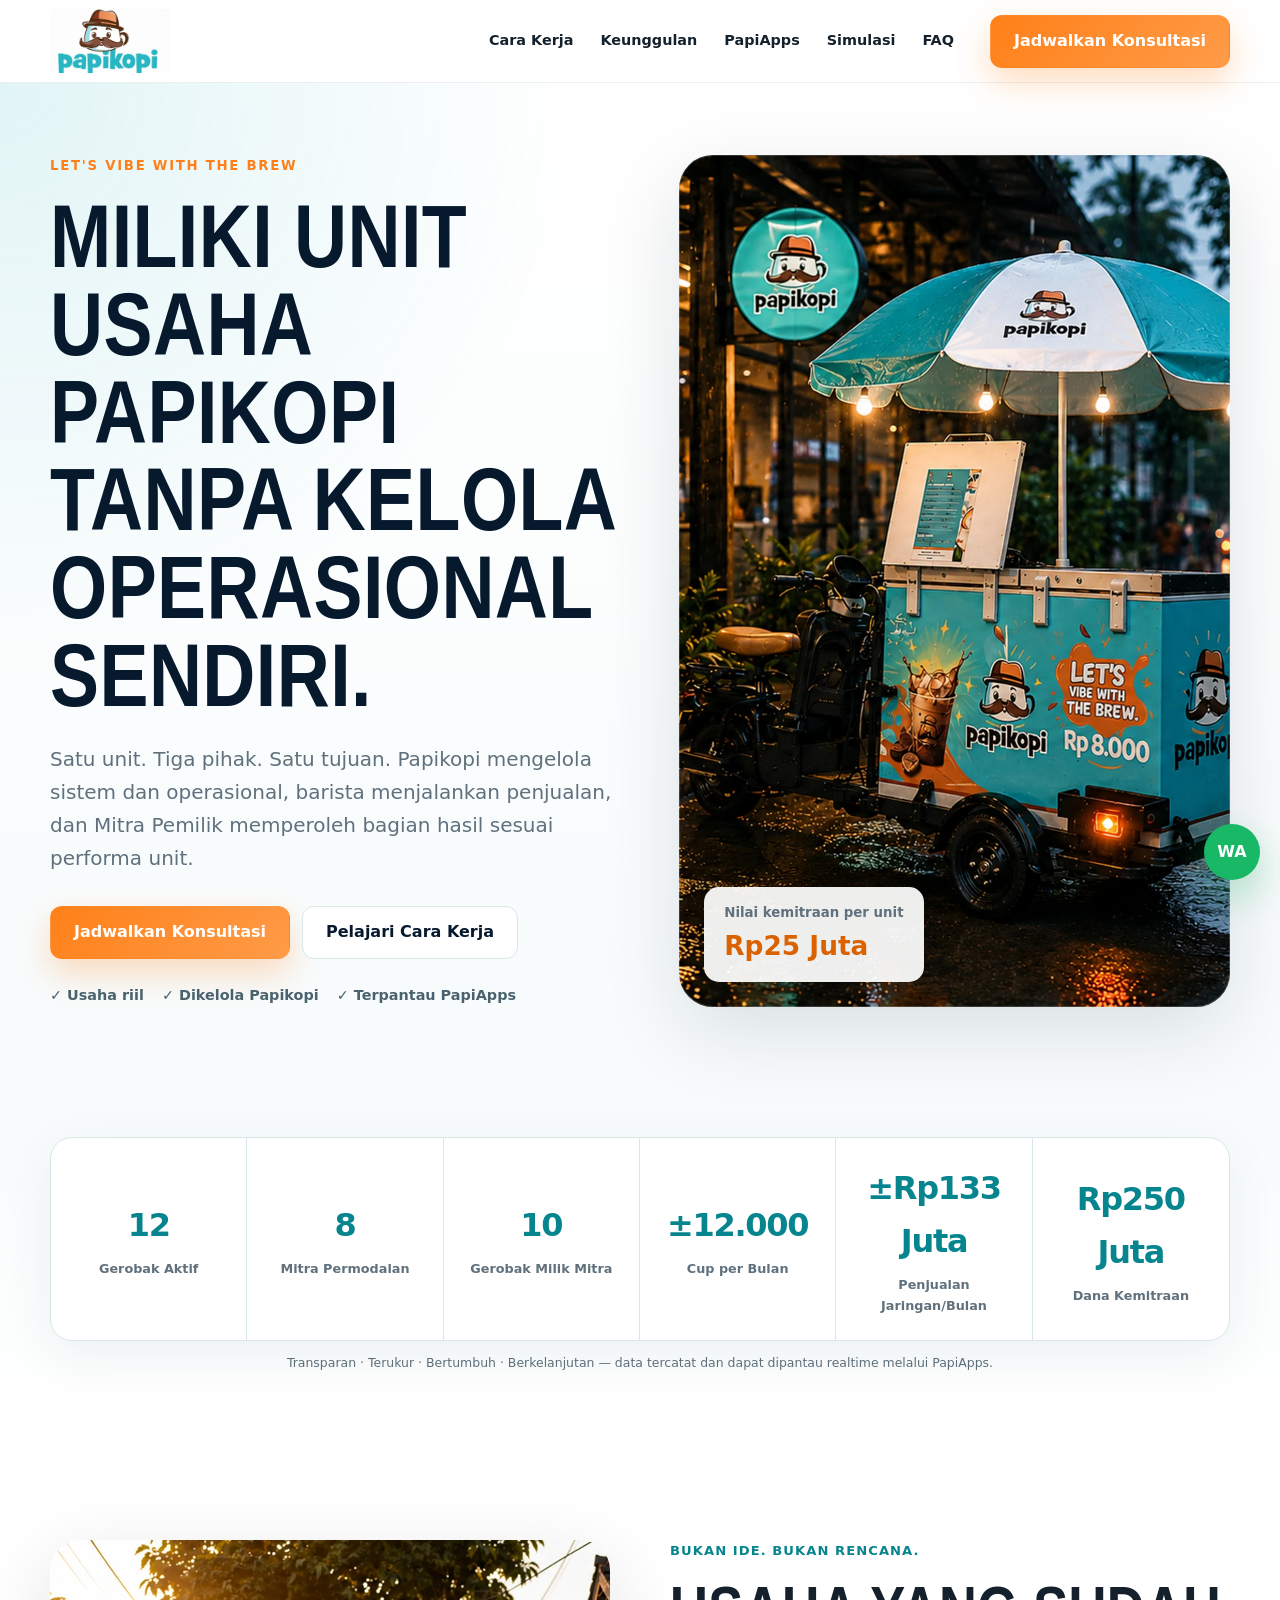
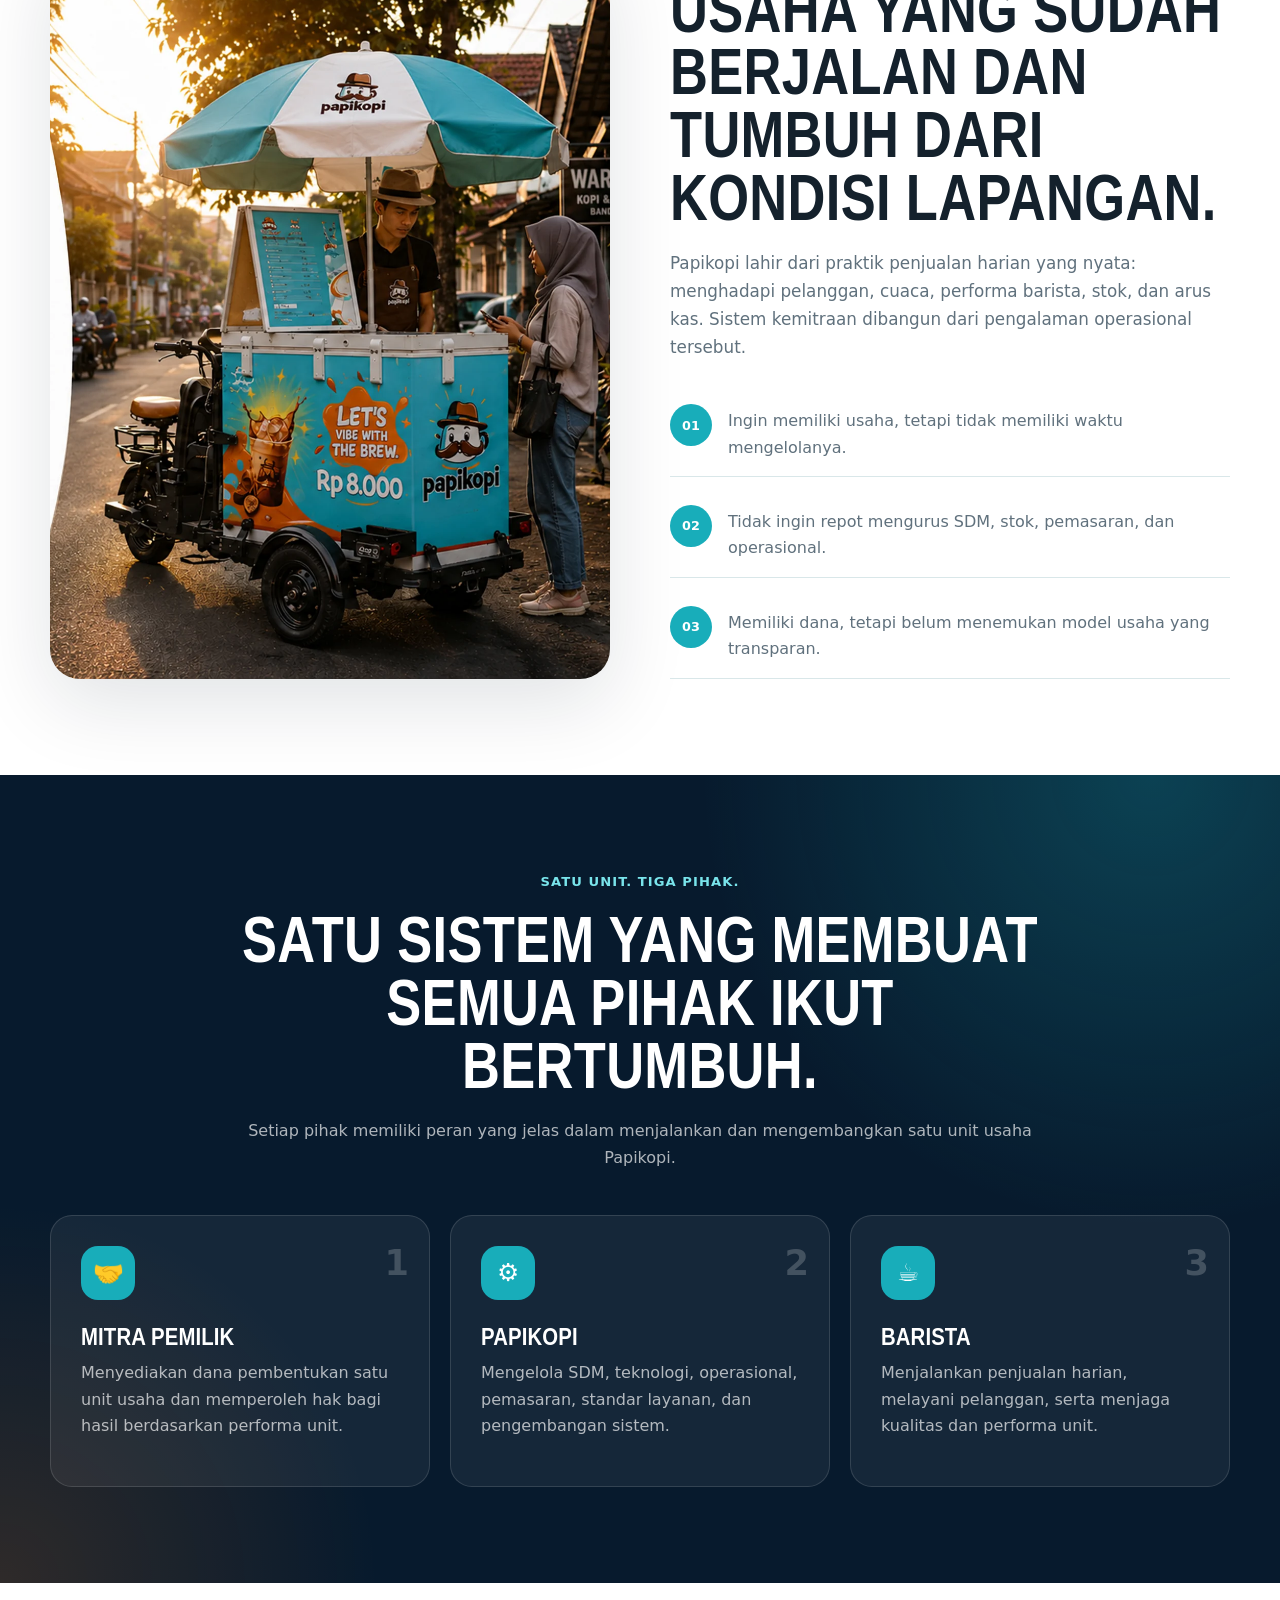
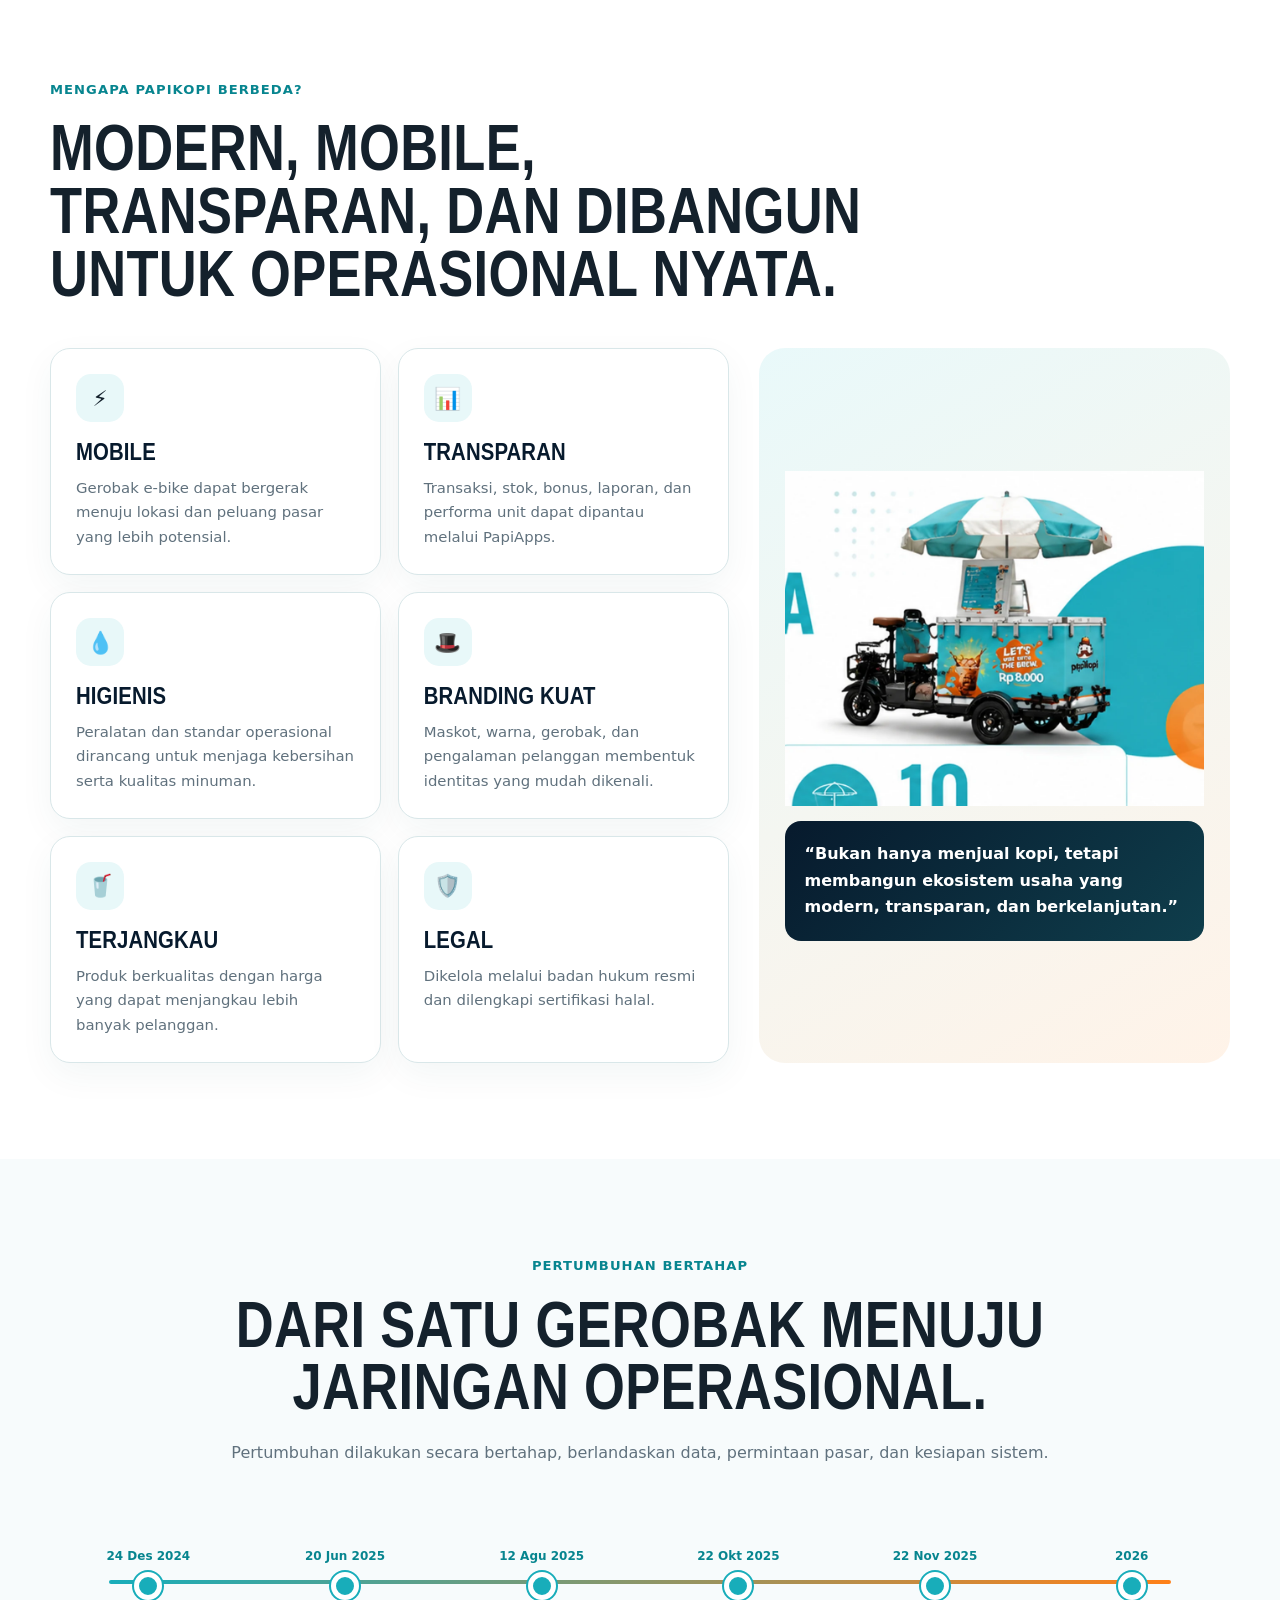
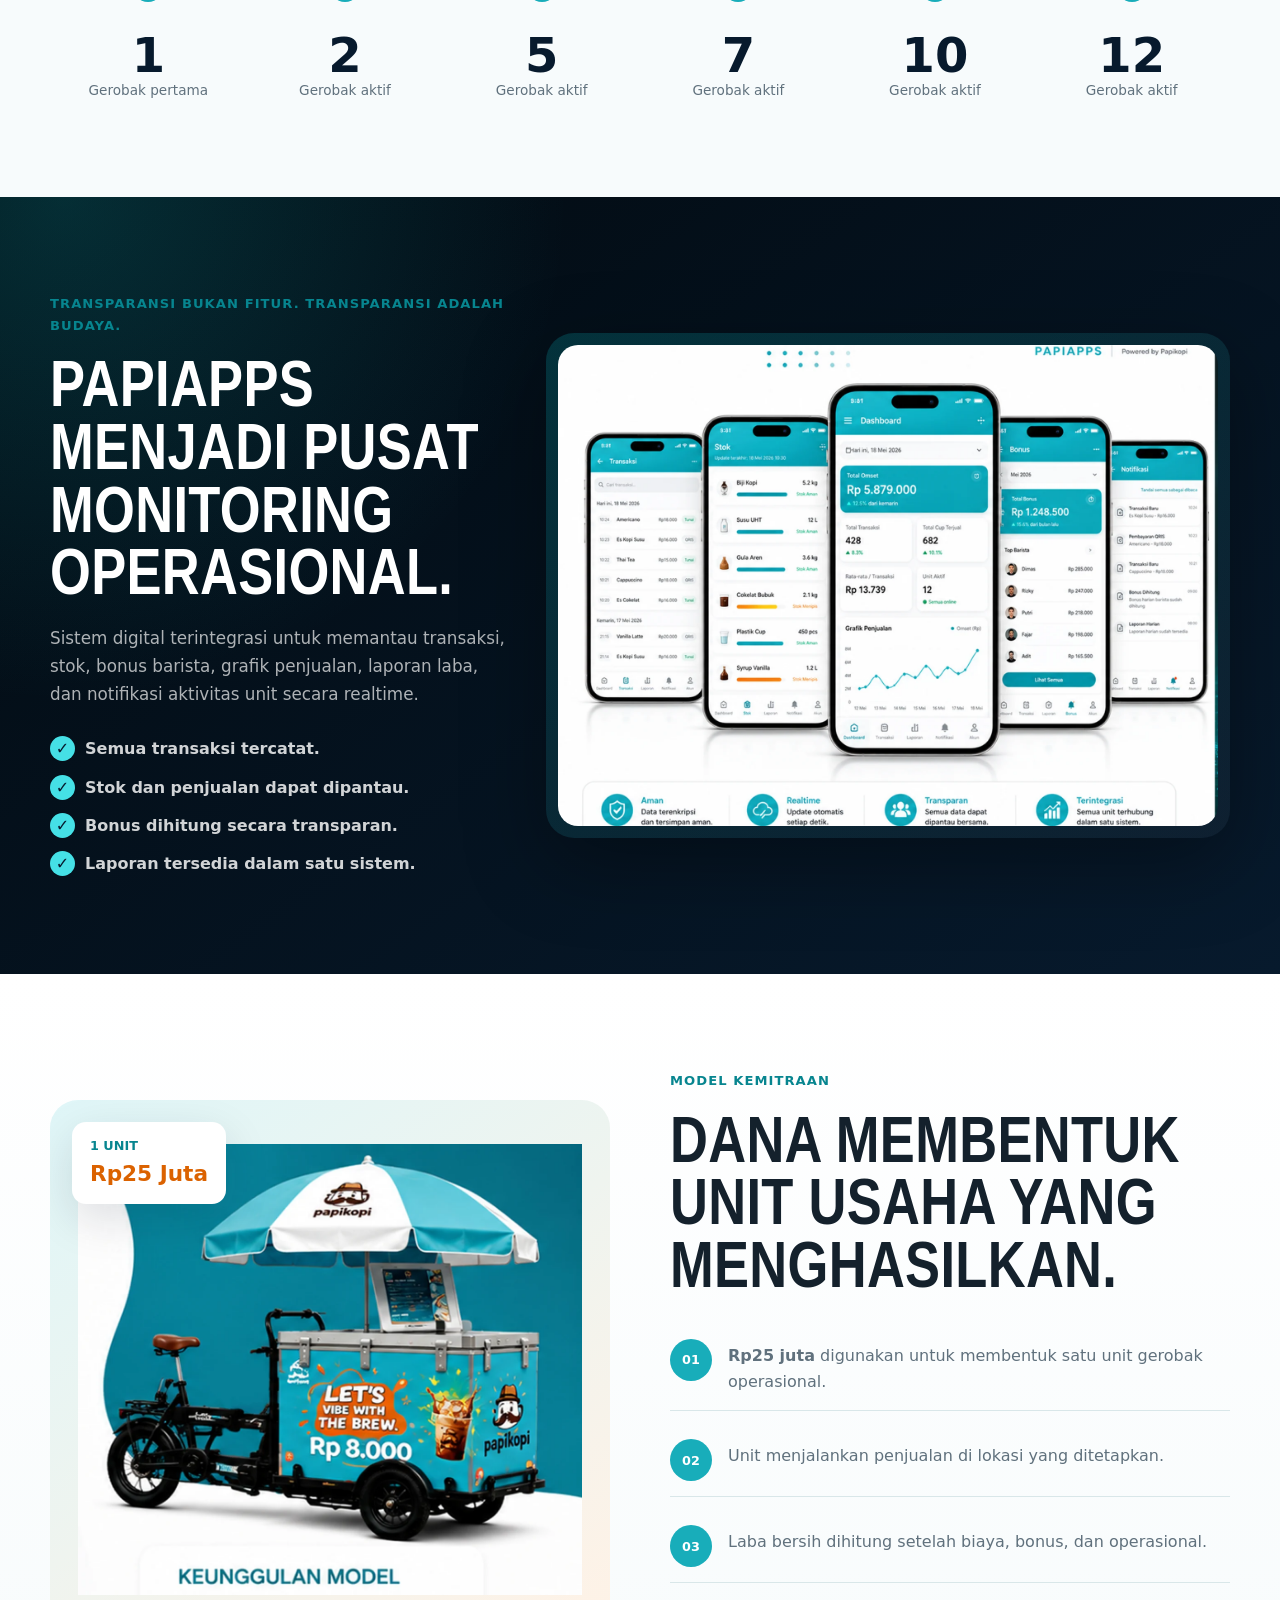
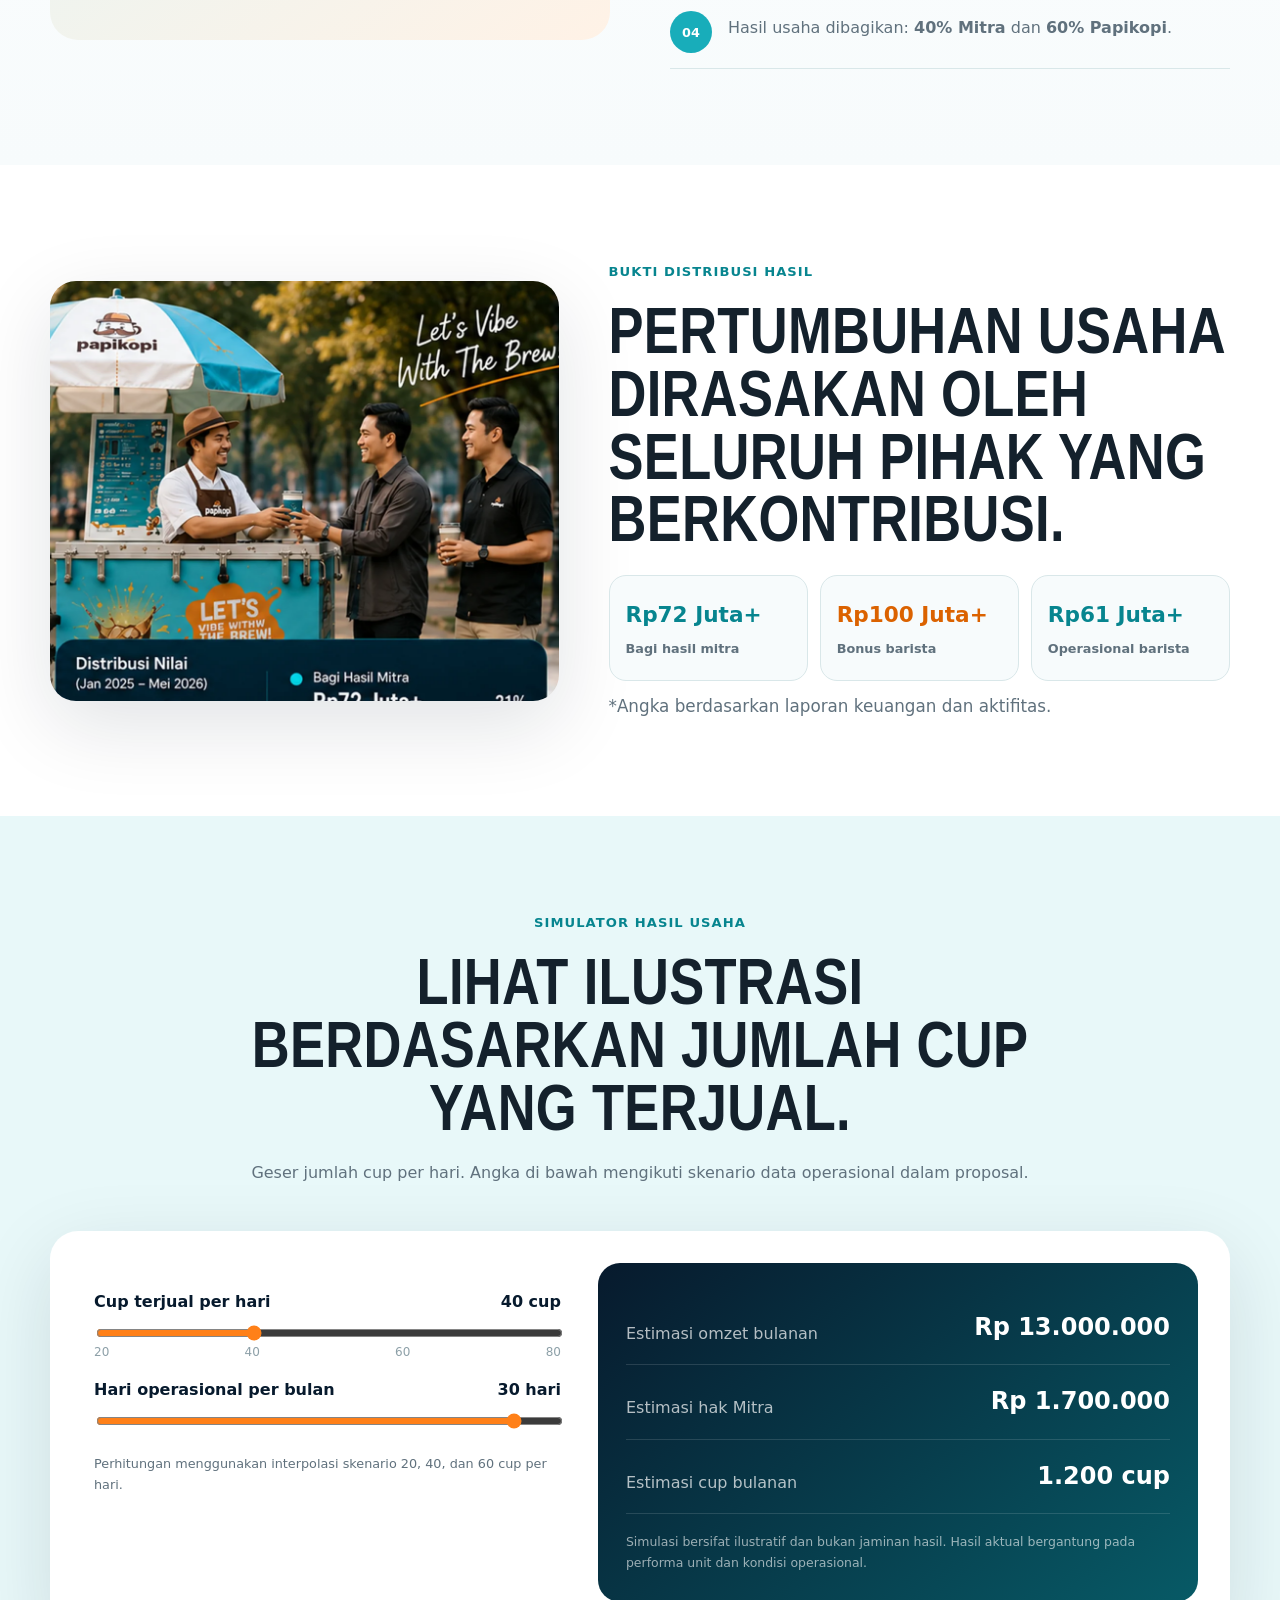
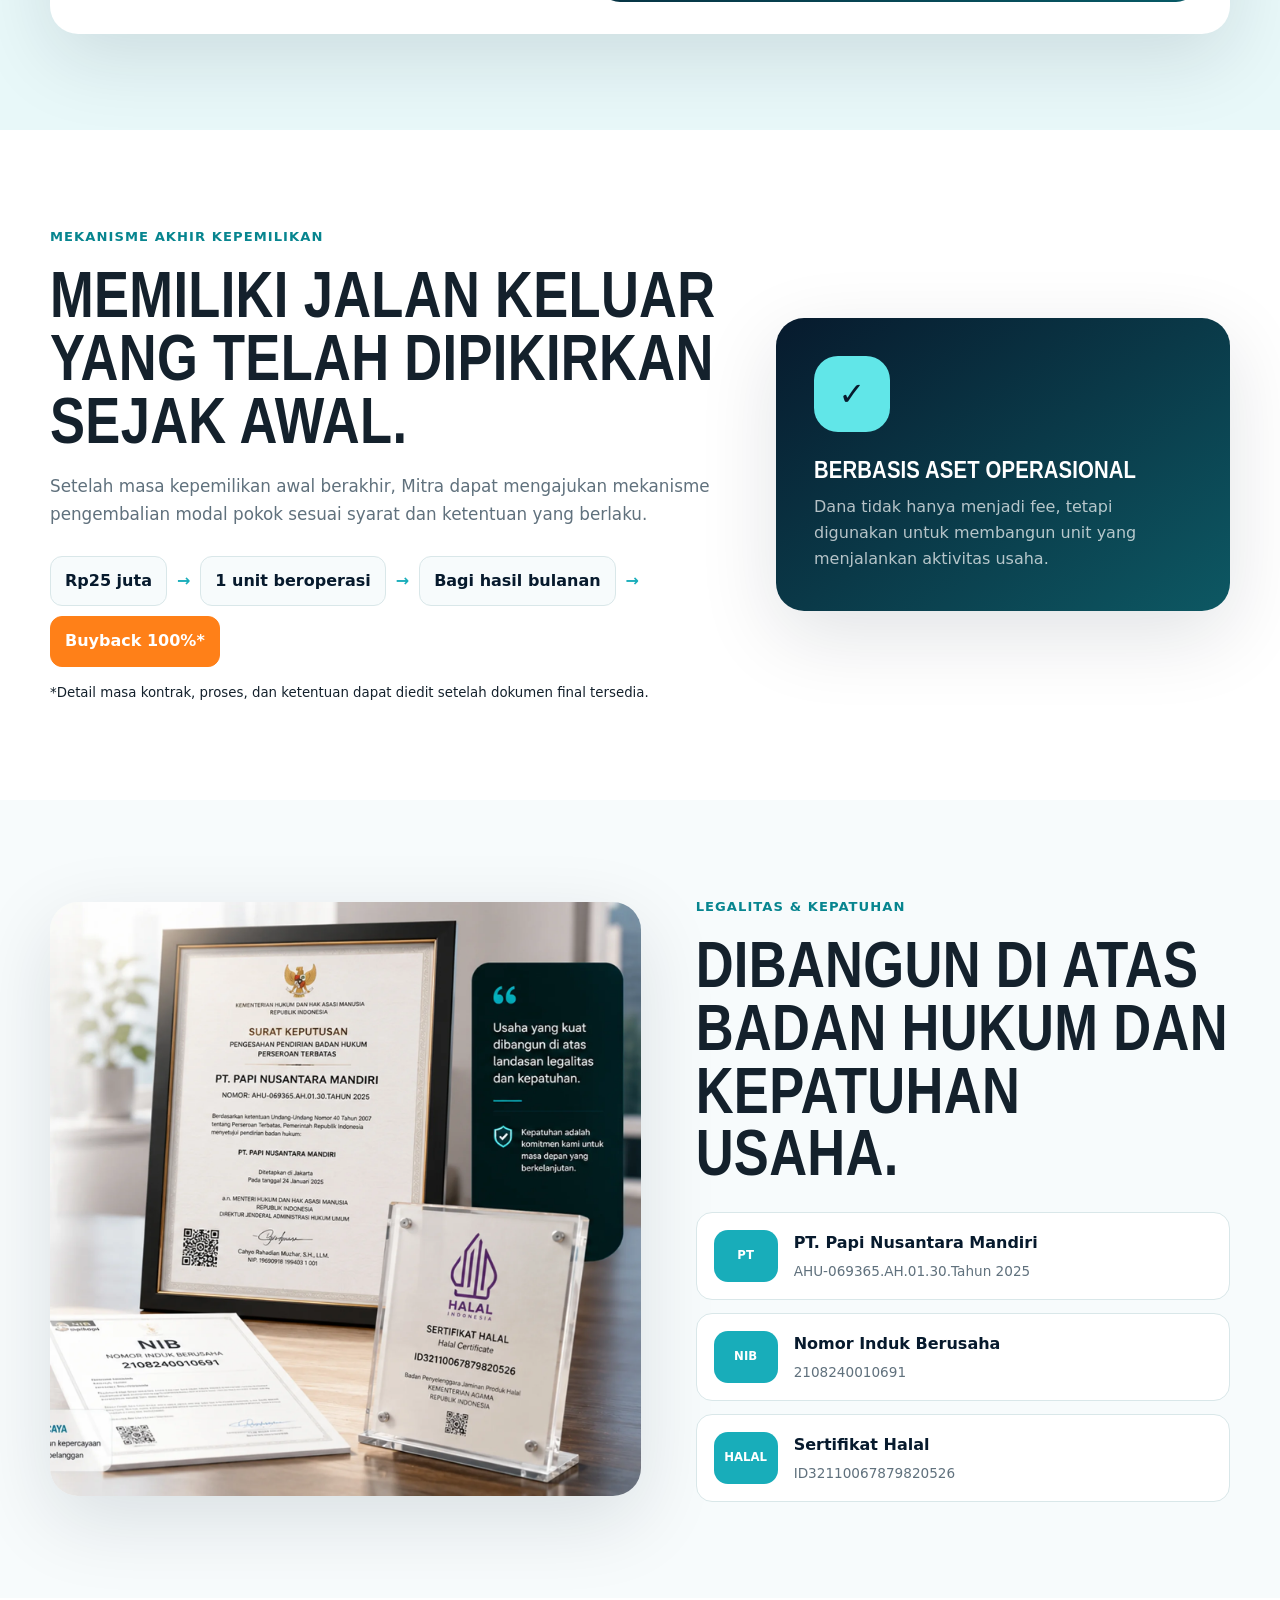
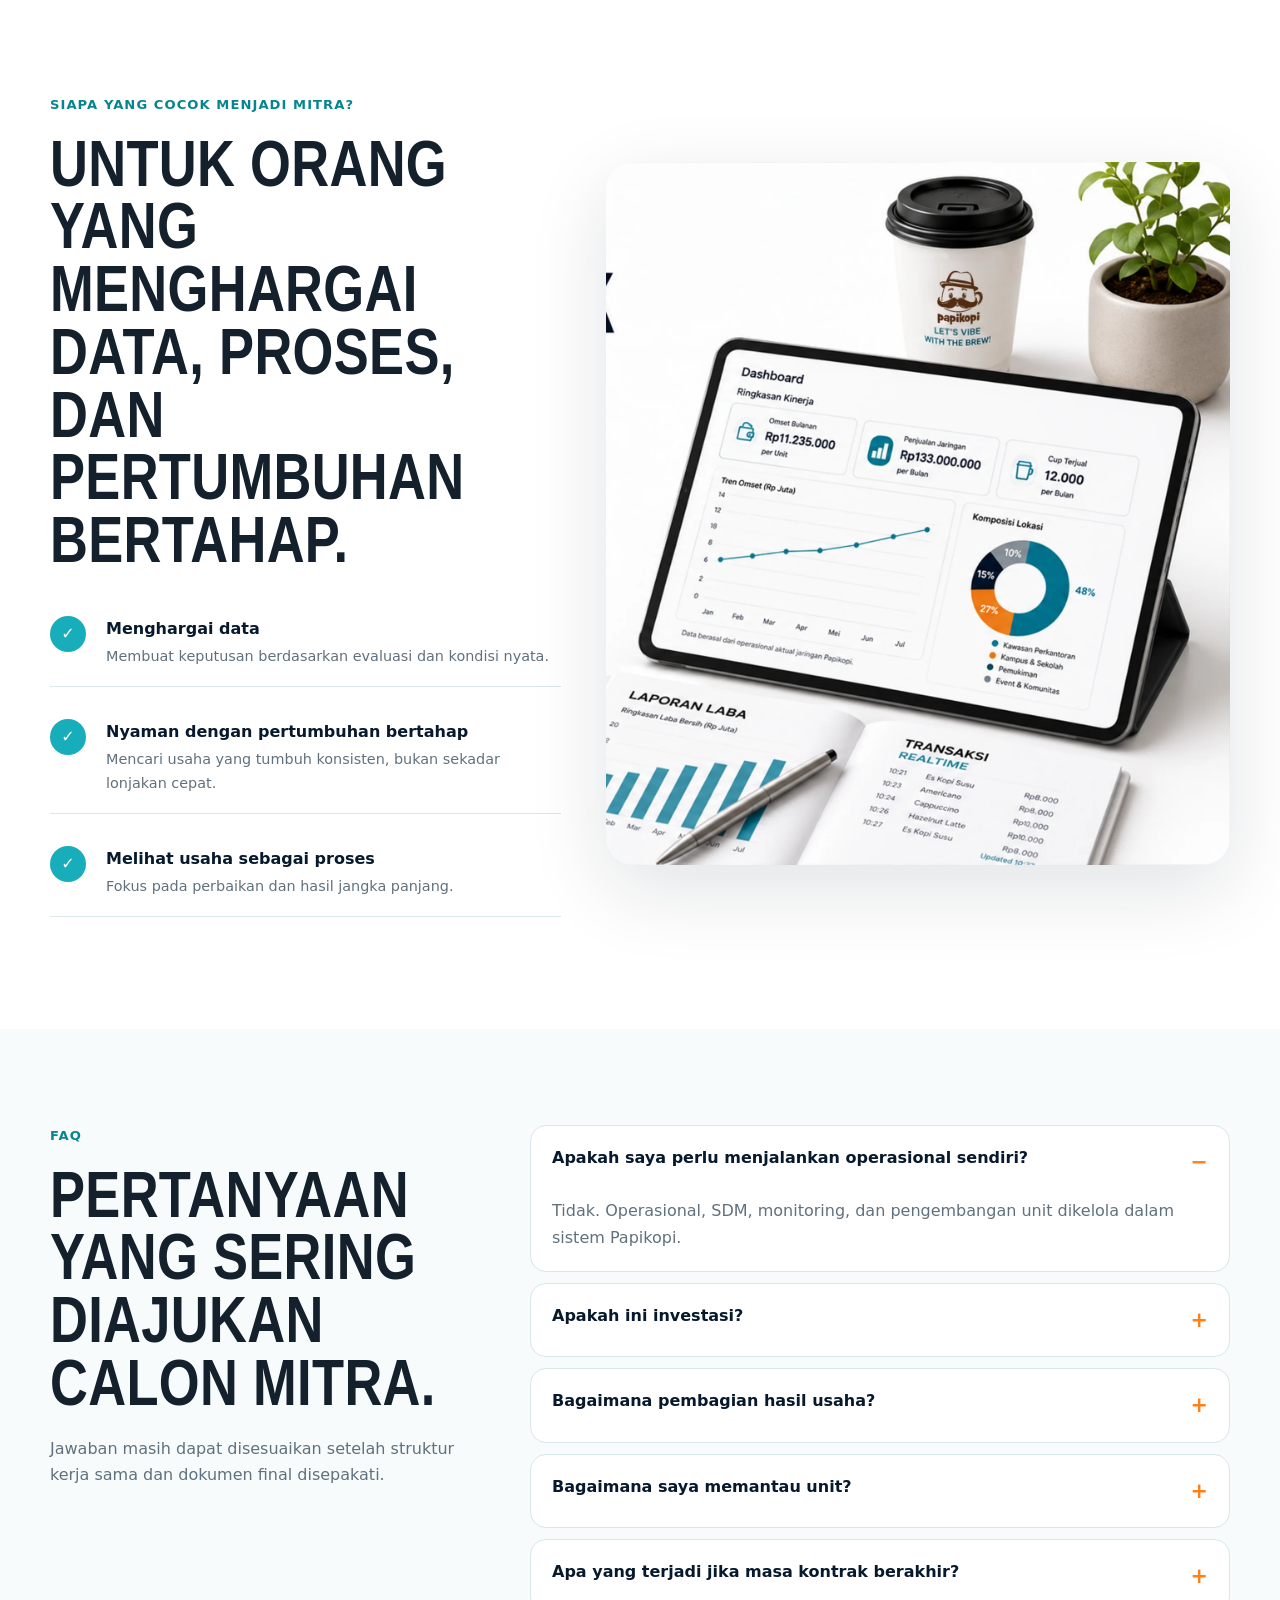
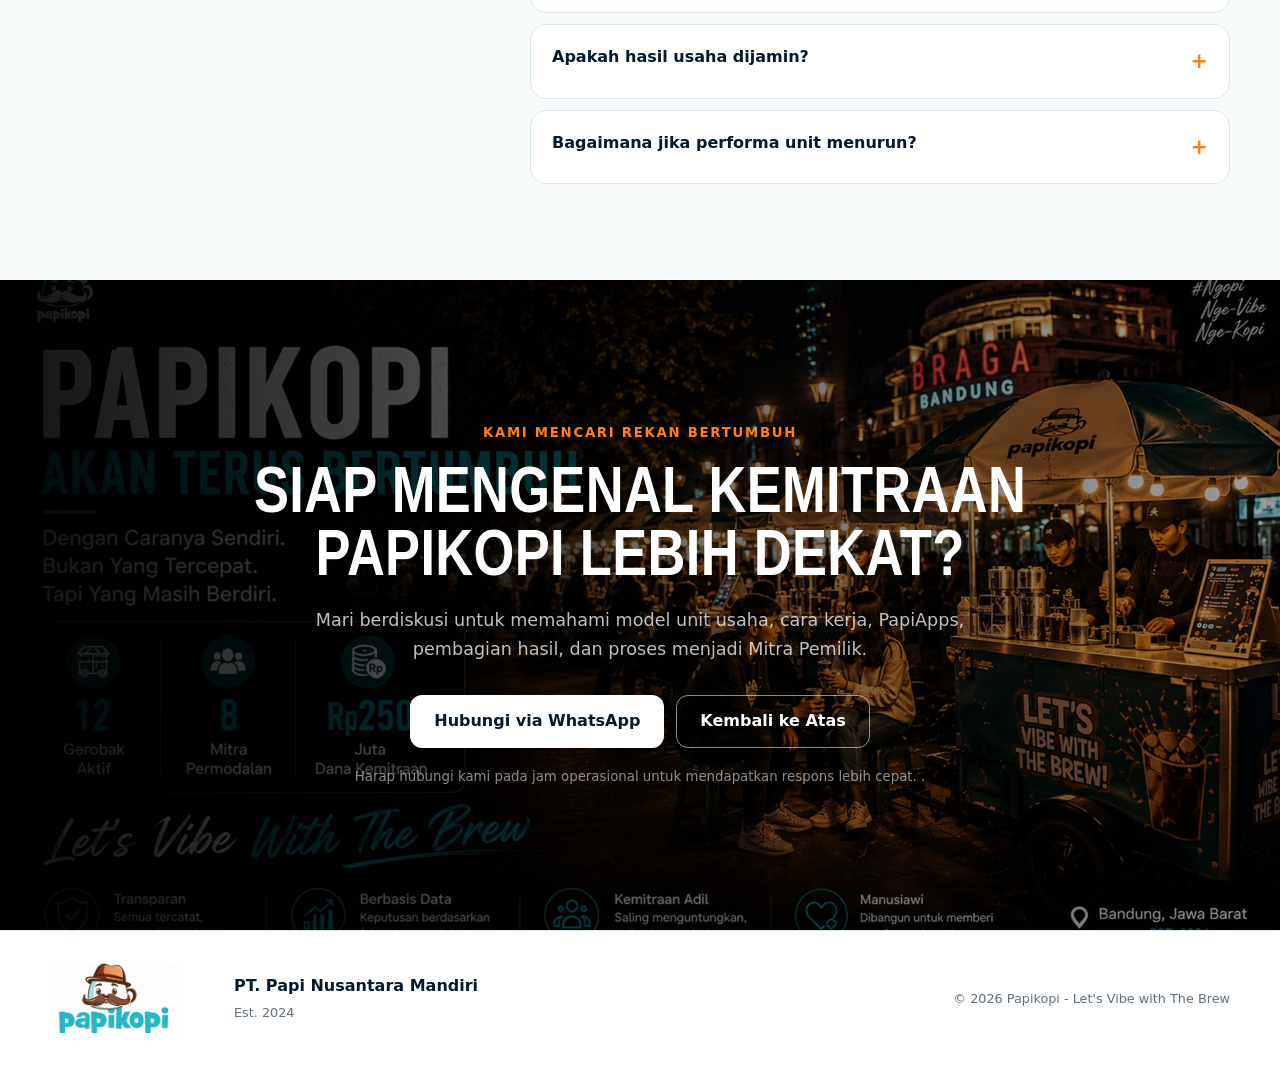
<file: index.html>
<!-- PapiKopi Landing Page by joshilham -->

<html lang="id">
<head>
  <meta charset="utf-8">
  <meta name="viewport" content="width=device-width, initial-scale=1">
  <meta name="description" content="Papikopi - jaringan kopi keliling modern berbasis teknologi, transparansi, dan kemitraan.">
  
  
  <meta name="theme-color" content="#11aeba">
  <link rel="icon" type="image/x-icon" href="assets/favicon.ico">
  <title>Papikopi | Kemitraan Unit Usaha</title>
  <link rel="stylesheet" href="styles.css">
</head>
<body>
  <header class="site-header" id="top">
    <div class="container nav-wrap">
      <a class="brand" href="#top" aria-label="Papikopi">
        <img src="assets/logo.webp" alt="Papikopi">
      </a>
      <nav class="desktop-nav" aria-label="Navigasi utama">
        <a href="#cara-kerja">Cara Kerja</a>
        <a href="#keunggulan">Keunggulan</a>
        <a href="#papiapps">PapiApps</a>
        <a href="#simulasi">Simulasi</a>
        <a href="#faq">FAQ</a>
      </nav>
      <a class="button button-primary nav-cta" href="#konsultasi">Jadwalkan Konsultasi</a>
      <button class="menu-button" type="button" aria-expanded="false" aria-controls="mobile-menu" aria-label="Buka menu">☰</button>
    </div>
    <nav class="mobile-nav" id="mobile-menu" aria-label="Navigasi mobile">
      <a href="#cara-kerja">Cara Kerja</a>
      <a href="#keunggulan">Keunggulan</a>
      <a href="#papiapps">PapiApps</a>
      <a href="#simulasi">Simulasi</a>
      <a href="#faq">FAQ</a>
      <a class="button button-primary" href="#konsultasi">Jadwalkan Konsultasi</a>
    </nav>
  </header>

  <main>
    <section class="hero section">
      <div class="container hero-grid">
        <div class="hero-copy reveal">
          <p class="kicker">LET'S VIBE WITH THE BREW</p>
          <h1>Miliki Unit Usaha Papikopi Tanpa Kelola Operasional Sendiri.</h1>
          <p class="hero-lead">Satu unit. Tiga pihak. Satu tujuan. Papikopi mengelola sistem dan operasional, barista menjalankan penjualan, dan Mitra Pemilik memperoleh bagian hasil sesuai performa unit.</p>
          <div class="hero-actions">
            <a class="button button-primary" href="#konsultasi">Jadwalkan Konsultasi</a>
            <a class="button button-secondary" href="#cara-kerja">Pelajari Cara Kerja</a>
          </div>
          <div class="hero-badges">
            <span>✓ Usaha riil</span>
            <span>✓ Dikelola Papikopi</span>
            <span>✓ Terpantau PapiApps</span>
          </div>
        </div>
        <div class="hero-media reveal">
          <img src="assets/hero.webp" alt="Gerobak kopi keliling modern Papikopi pada malam hari">
          <div class="hero-price">
            <small>Nilai kemitraan per unit</small>
            <strong>Rp25 Juta</strong>
          </div>
        </div>
      </div>
    </section>

    <section class="metrics section-small" aria-label="Papikopi dalam angka">
      <div class="container">
        <div class="metric-grid reveal">
          <article><strong>12</strong><span>Gerobak Aktif</span></article>
          <article><strong>8</strong><span>Mitra Permodalan</span></article>
          <article><strong>10</strong><span>Gerobak Milik Mitra</span></article>
          <article><strong>±12.000</strong><span>Cup per Bulan</span></article>
          <article><strong>±Rp133 Juta</strong><span>Penjualan Jaringan/Bulan</span></article>
          <article><strong>Rp250 Juta</strong><span>Dana Kemitraan</span></article>
        </div>
        <p class="data-note">Transparan · Terukur · Bertumbuh · Berkelanjutan — data tercatat dan dapat dipantau realtime melalui PapiApps.</p>
      </div>
    </section>

    <section class="section story-section">
      <div class="container split-grid">
        <div class="image-card reveal">
          <img src="assets/story.webp" alt="Barista Papikopi melayani pelanggan dari gerobak kopi keliling">
        </div>
        <div class="section-copy reveal">
          <p class="eyebrow">Bukan ide. Bukan rencana.</p>
          <h2>Usaha yang sudah berjalan dan tumbuh dari kondisi lapangan.</h2>
          <p>Papikopi lahir dari praktik penjualan harian yang nyata: menghadapi pelanggan, cuaca, performa barista, stok, dan arus kas. Sistem kemitraan dibangun dari pengalaman operasional tersebut.</p>
          <div class="problem-list">
            <div><span>01</span><p>Ingin memiliki usaha, tetapi tidak memiliki waktu mengelolanya.</p></div>
            <div><span>02</span><p>Tidak ingin repot mengurus SDM, stok, pemasaran, dan operasional.</p></div>
            <div><span>03</span><p>Memiliki dana, tetapi belum menemukan model usaha yang transparan.</p></div>
          </div>
        </div>
      </div>
    </section>

    <section class="section dark-section" id="cara-kerja">
      <div class="container">
        <div class="section-heading center reveal">
          <p class="eyebrow light">Satu unit. Tiga pihak.</p>
          <h2>Satu sistem yang membuat semua pihak ikut bertumbuh.</h2>
          <p>Setiap pihak memiliki peran yang jelas dalam menjalankan dan mengembangkan satu unit usaha Papikopi.</p>
        </div>
        <div class="role-grid">
          <article class="role-card reveal">
            <span class="role-number">1</span>
            <div class="role-icon">🤝</div>
            <h3>Mitra Pemilik</h3>
            <p>Menyediakan dana pembentukan satu unit usaha dan memperoleh hak bagi hasil berdasarkan performa unit.</p>
          </article>
          <article class="role-card reveal">
            <span class="role-number">2</span>
            <div class="role-icon">⚙️</div>
            <h3>Papikopi</h3>
            <p>Mengelola SDM, teknologi, operasional, pemasaran, standar layanan, dan pengembangan sistem.</p>
          </article>
          <article class="role-card reveal">
            <span class="role-number">3</span>
            <div class="role-icon">☕</div>
            <h3>Barista</h3>
            <p>Menjalankan penjualan harian, melayani pelanggan, serta menjaga kualitas dan performa unit.</p>
          </article>
        </div>
      </div>
    </section>

    <section class="section" id="keunggulan">
      <div class="container">
        <div class="section-heading reveal">
          <p class="eyebrow">Mengapa Papikopi berbeda?</p>
          <h2>Modern, mobile, transparan, dan dibangun untuk operasional nyata.</h2>
        </div>
        <div class="feature-layout">
          <div class="feature-grid">
            <article class="feature-card reveal"><span>⚡</span><h3>Mobile</h3><p>Gerobak e-bike dapat bergerak menuju lokasi dan peluang pasar yang lebih potensial.</p></article>
            <article class="feature-card reveal"><span>📊</span><h3>Transparan</h3><p>Transaksi, stok, bonus, laporan, dan performa unit dapat dipantau melalui PapiApps.</p></article>
            <article class="feature-card reveal"><span>💧</span><h3>Higienis</h3><p>Peralatan dan standar operasional dirancang untuk menjaga kebersihan serta kualitas minuman.</p></article>
            <article class="feature-card reveal"><span>🎩</span><h3>Branding Kuat</h3><p>Maskot, warna, gerobak, dan pengalaman pelanggan membentuk identitas yang mudah dikenali.</p></article>
            <article class="feature-card reveal"><span>🥤</span><h3>Terjangkau</h3><p>Produk berkualitas dengan harga yang dapat menjangkau lebih banyak pelanggan.</p></article>
            <article class="feature-card reveal"><span>🛡️</span><h3>Legal</h3><p>Dikelola melalui badan hukum resmi dan dilengkapi sertifikasi halal.</p></article>
          </div>
          <div class="cart-showcase reveal">
            <img src="assets/cart.webp" alt="Gerobak e-bike Papikopi">
            <div class="quote-card">“Bukan hanya menjual kopi, tetapi membangun ekosistem usaha yang modern, transparan, dan berkelanjutan.”</div>
          </div>
        </div>
      </div>
    </section>

    <section class="section soft-section" id="pertumbuhan">
      <div class="container">
        <div class="section-heading center reveal">
          <p class="eyebrow">Pertumbuhan bertahap</p>
          <h2>Dari satu gerobak menuju jaringan operasional.</h2>
          <p>Pertumbuhan dilakukan secara bertahap, berlandaskan data, permintaan pasar, dan kesiapan sistem.</p>
        </div>
        <div class="timeline reveal">
          <article><span>24 Des 2024</span><strong>1</strong><p>Gerobak pertama</p></article>
          <article><span>20 Jun 2025</span><strong>2</strong><p>Gerobak aktif</p></article>
          <article><span>12 Agu 2025</span><strong>5</strong><p>Gerobak aktif</p></article>
          <article><span>22 Okt 2025</span><strong>7</strong><p>Gerobak aktif</p></article>
          <article><span>22 Nov 2025</span><strong>10</strong><p>Gerobak aktif</p></article>
          <article><span>2026</span><strong>12</strong><p>Gerobak aktif</p></article>
        </div>
      </div>
    </section>

    <section class="section papiapps-section" id="papiapps">
      <div class="container app-grid">
        <div class="section-copy reveal">
          <p class="eyebrow">Transparansi bukan fitur. Transparansi adalah budaya.</p>
          <h2>PapiApps menjadi pusat monitoring operasional.</h2>
          <p>Sistem digital terintegrasi untuk memantau transaksi, stok, bonus barista, grafik penjualan, laporan laba, dan notifikasi aktivitas unit secara realtime.</p>
          <ul class="check-list">
            <li>Semua transaksi tercatat.</li>
            <li>Stok dan penjualan dapat dipantau.</li>
            <li>Bonus dihitung secara transparan.</li>
            <li>Laporan tersedia dalam satu sistem.</li>
          </ul>
        </div>
        <div class="app-media reveal">
          <img src="assets/papiapps.webp" alt="Tampilan aplikasi PapiApps pada beberapa telepon pintar">
        </div>
      </div>
    </section>

    <section class="section model-section">
      <div class="container split-grid reverse-mobile">
        <div class="model-visual reveal">
          <img src="assets/model-cart.webp" alt="Gerobak operasional Papikopi">
          <div class="model-chip"><span>1 unit</span><strong>Rp25 Juta</strong></div>
        </div>
        <div class="section-copy reveal">
          <p class="eyebrow">Model kemitraan</p>
          <h2>Dana membentuk unit usaha yang menghasilkan.</h2>
          <div class="flow-list">
            <div><span>01</span><p><strong>Rp25 juta</strong> digunakan untuk membentuk satu unit gerobak operasional.</p></div>
            <div><span>02</span><p>Unit menjalankan penjualan di lokasi yang ditetapkan.</p></div>
            <div><span>03</span><p>Laba bersih dihitung setelah biaya, bonus, dan operasional.</p></div>
            <div><span>04</span><p>Hasil usaha dibagikan: <strong>40% Mitra</strong> dan <strong>60% Papikopi</strong>.</p></div>
          </div>
        </div>
      </div>
    </section>

    <section class="section distribution-section">
      <div class="container distribution-grid">
        <div class="distribution-photo reveal"><img src="assets/distribution.webp" alt="Barista dan pelanggan Papikopi"></div>
        <div class="section-copy reveal">
          <p class="eyebrow">Bukti distribusi hasil</p>
          <h2>Pertumbuhan usaha dirasakan oleh seluruh pihak yang berkontribusi.</h2>
          <div class="distribution-cards">
            <article><strong>Rp72 Juta+</strong><span>Bagi hasil mitra</span></article>
            <article><strong>Rp100 Juta+</strong><span>Bonus barista</span></article>
            <article><strong>Rp61 Juta+</strong><span>Operasional barista</span></article>
          </div>
          <p class="data-note left">*Angka berdasarkan laporan keuangan dan aktifitas.</p>
        </div>
      </div>
    </section>

    <section class="section simulator-section" id="simulasi">
      <div class="container">
        <div class="section-heading center reveal">
          <p class="eyebrow">Simulator hasil usaha</p>
          <h2>Lihat ilustrasi berdasarkan jumlah cup yang terjual.</h2>
          <p>Geser jumlah cup per hari. Angka di bawah mengikuti skenario data operasional dalam proposal.</p>
        </div>
        <div class="calculator reveal">
          <div class="calculator-controls">
            <label for="cups">Cup terjual per hari <strong id="cups-label">40 cup</strong></label>
            <input id="cups" type="range" min="20" max="80" step="1" value="40">
            <div class="scale"><span>20</span><span>40</span><span>60</span><span>80</span></div>
            <label for="days">Hari operasional per bulan <strong id="days-label">30 hari</strong></label>
            <input id="days" type="range" min="20" max="31" step="1" value="30">
            <p class="calculator-hint">Perhitungan menggunakan interpolasi skenario 20, 40, dan 60 cup per hari.</p>
          </div>
          <div class="calculator-output">
            <article><span>Estimasi omzet bulanan</span><strong id="revenue-output">Rp13.000.000</strong></article>
            <article><span>Estimasi hak Mitra</span><strong id="partner-output">Rp1.700.000</strong></article>
            <article><span>Estimasi cup bulanan</span><strong id="monthly-cups-output">1.200 cup</strong></article>
            <p>Simulasi bersifat ilustratif dan bukan jaminan hasil. Hasil aktual bergantung pada performa unit dan kondisi operasional.</p>
          </div>
        </div>
      </div>
    </section>

    <section class="section security-section">
      <div class="container security-grid">
        <div class="section-copy reveal">
          <p class="eyebrow">Mekanisme akhir kepemilikan</p>
          <h2>Memiliki jalan keluar yang telah dipikirkan sejak awal.</h2>
          <p>Setelah masa kepemilikan awal berakhir, Mitra dapat mengajukan mekanisme pengembalian modal pokok sesuai syarat dan ketentuan yang berlaku.</p>
          <div class="security-flow">
            <span>Rp25 juta</span><i>→</i><span>1 unit beroperasi</span><i>→</i><span>Bagi hasil bulanan</span><i>→</i><span>Buyback 100%*</span>
          </div>
          <small>*Detail masa kontrak, proses, dan ketentuan dapat diedit setelah dokumen final tersedia.</small>
        </div>
        <div class="security-card reveal">
          <div class="shield">✓</div>
          <h3>Berbasis aset operasional</h3>
          <p>Dana tidak hanya menjadi fee, tetapi digunakan untuk membangun unit yang menjalankan aktivitas usaha.</p>
        </div>
      </div>
    </section>

    <section class="section legal-section">
      <div class="container legal-grid">
        <div class="legal-image reveal"><img src="assets/legal.webp" alt="Dokumen legalitas dan sertifikasi halal Papikopi"></div>
        <div class="section-copy reveal">
          <p class="eyebrow">Legalitas & kepatuhan</p>
          <h2>Dibangun di atas badan hukum dan kepatuhan usaha.</h2>
          <div class="legal-list">
            <article><span>PT</span><div><strong>PT. Papi Nusantara Mandiri</strong><p>AHU-069365.AH.01.30.Tahun 2025</p></div></article>
            <article><span>NIB</span><div><strong>Nomor Induk Berusaha</strong><p>2108240010691</p></div></article>
            <article><span>HALAL</span><div><strong>Sertifikat Halal</strong><p>ID32110067879820526</p></div></article>
          </div>
        </div>
      </div>
    </section>

    <section class="section who-section">
      <div class="container who-grid">
        <div class="section-copy reveal">
          <p class="eyebrow">Siapa yang cocok menjadi Mitra?</p>
          <h2>Untuk orang yang menghargai data, proses, dan pertumbuhan bertahap.</h2>
          <ul class="who-list">
            <li><span>✓</span><div><strong>Menghargai data</strong><p>Membuat keputusan berdasarkan evaluasi dan kondisi nyata.</p></div></li>
            <li><span>✓</span><div><strong>Nyaman dengan pertumbuhan bertahap</strong><p>Mencari usaha yang tumbuh konsisten, bukan sekadar lonjakan cepat.</p></div></li>
            <li><span>✓</span><div><strong>Melihat usaha sebagai proses</strong><p>Fokus pada perbaikan dan hasil jangka panjang.</p></div></li>
          </ul>
        </div>
        <div class="who-image reveal"><img src="assets/who.webp" alt="Dashboard kinerja Papikopi pada tablet"></div>
      </div>
    </section>

    <section class="section faq-section" id="faq">
      <div class="container faq-grid">
        <div class="section-heading reveal">
          <p class="eyebrow">FAQ</p>
          <h2>Pertanyaan yang sering diajukan calon Mitra.</h2>
          <p>Jawaban masih dapat disesuaikan setelah struktur kerja sama dan dokumen final disepakati.</p>
        </div>
        <div class="accordion reveal">
          <details open><summary>Apakah saya perlu menjalankan operasional sendiri?</summary><p>Tidak. Operasional, SDM, monitoring, dan pengembangan unit dikelola dalam sistem Papikopi.</p></details>
          <details><summary>Apakah ini investasi?</summary><p> Bukan. Dana Anda digunakan untuk membentuk 1 unit gerobak operasional yang benar-benar berjualan setiap hari, bukan ditempatkan pada instrumen investasi.</p></details>
		  <details><summary>Bagaimana pembagian hasil usaha?</summary><p>Laba bersih unit dibagi 40% untuk Mitra Permodalan dan 60% untuk Papikopi (pengelolaan, pengembangan sistem, dan keberlanjutan bisnis).</p></details>
          <details><summary>Bagaimana saya memantau unit?</summary><p>Aktivitas unit dapat dipantau melalui PapiApps, termasuk transaksi, stok, bonus, penjualan, dan laporan.</p></details>
          <details><summary>Apa yang terjadi jika masa kontrak  berakhir?</summary><p>Modal pokok Rp25 Juta dikembalikan 100%, sesuai syarat dan ketentuan yang berlaku. Gerobak tetap menjadi aset usaha Papikopi.</p></details>
          <details><summary>Apakah hasil usaha dijamin?</summary><p>Tidak. Hasil usaha bergantung pada performa unit dan kondisi operasional. Simulator hanya berfungsi sebagai ilustrasi.</p></details>
          <details><summary>Bagaimana jika performa unit menurun?</summary><p>Papikopi dapat mengevaluasi lokasi, performa barista, menu, biaya, promosi, serta strategi operasional unit.</p></details>
        </div>
      </div>
    </section>

    <section class="cta-section" id="konsultasi">
      <div class="cta-overlay"></div>
      <div class="container cta-content reveal">
        <p class="kicker">KAMI MENCARI REKAN BERTUMBUH</p>
        <h2>Siap mengenal kemitraan Papikopi lebih dekat?</h2>
        <p>Mari berdiskusi untuk memahami model unit usaha, cara kerja, PapiApps, pembagian hasil, dan proses menjadi Mitra Pemilik.</p>
        <div class="hero-actions center-actions">
          <a class="button button-white" href="https://wa.me/6287777720699?text=Halo%20Papikopi%2C%20saya%20ingin%20mengetahui%20informasi%20kemitraan." target="_blank" rel="noopener">Hubungi via WhatsApp</a>
          <a class="button button-outline-white" href="#top">Kembali ke Atas</a>
        </div>
        <small> Harap hubungi kami pada jam operasional untuk mendapatkan respons lebih cepat. <code></code>.</small>
      </div>
    </section>
  </main>

  <footer>
    <div class="container footer-grid">
      <img src="assets/logo.webp" alt="Papikopi">
      <div><strong>PT. Papi Nusantara Mandiri</strong><p>Est. 2024</p></div>
      <p>© <span id="year"></span> Papikopi - Let's Vibe with The Brew</p>
    </div>
  </footer>

  <a class="floating-whatsapp" href="https://wa.me/6287777720699?text=Halo%20Papikopi%2C%20saya%20ingin%20mengetahui%20informasi%20kemitraan." target="_blank" rel="noopener" aria-label="Hubungi Papikopi melalui WhatsApp">WA</a>

  <script src="app.js"></script>
</body>
</html>
</file>
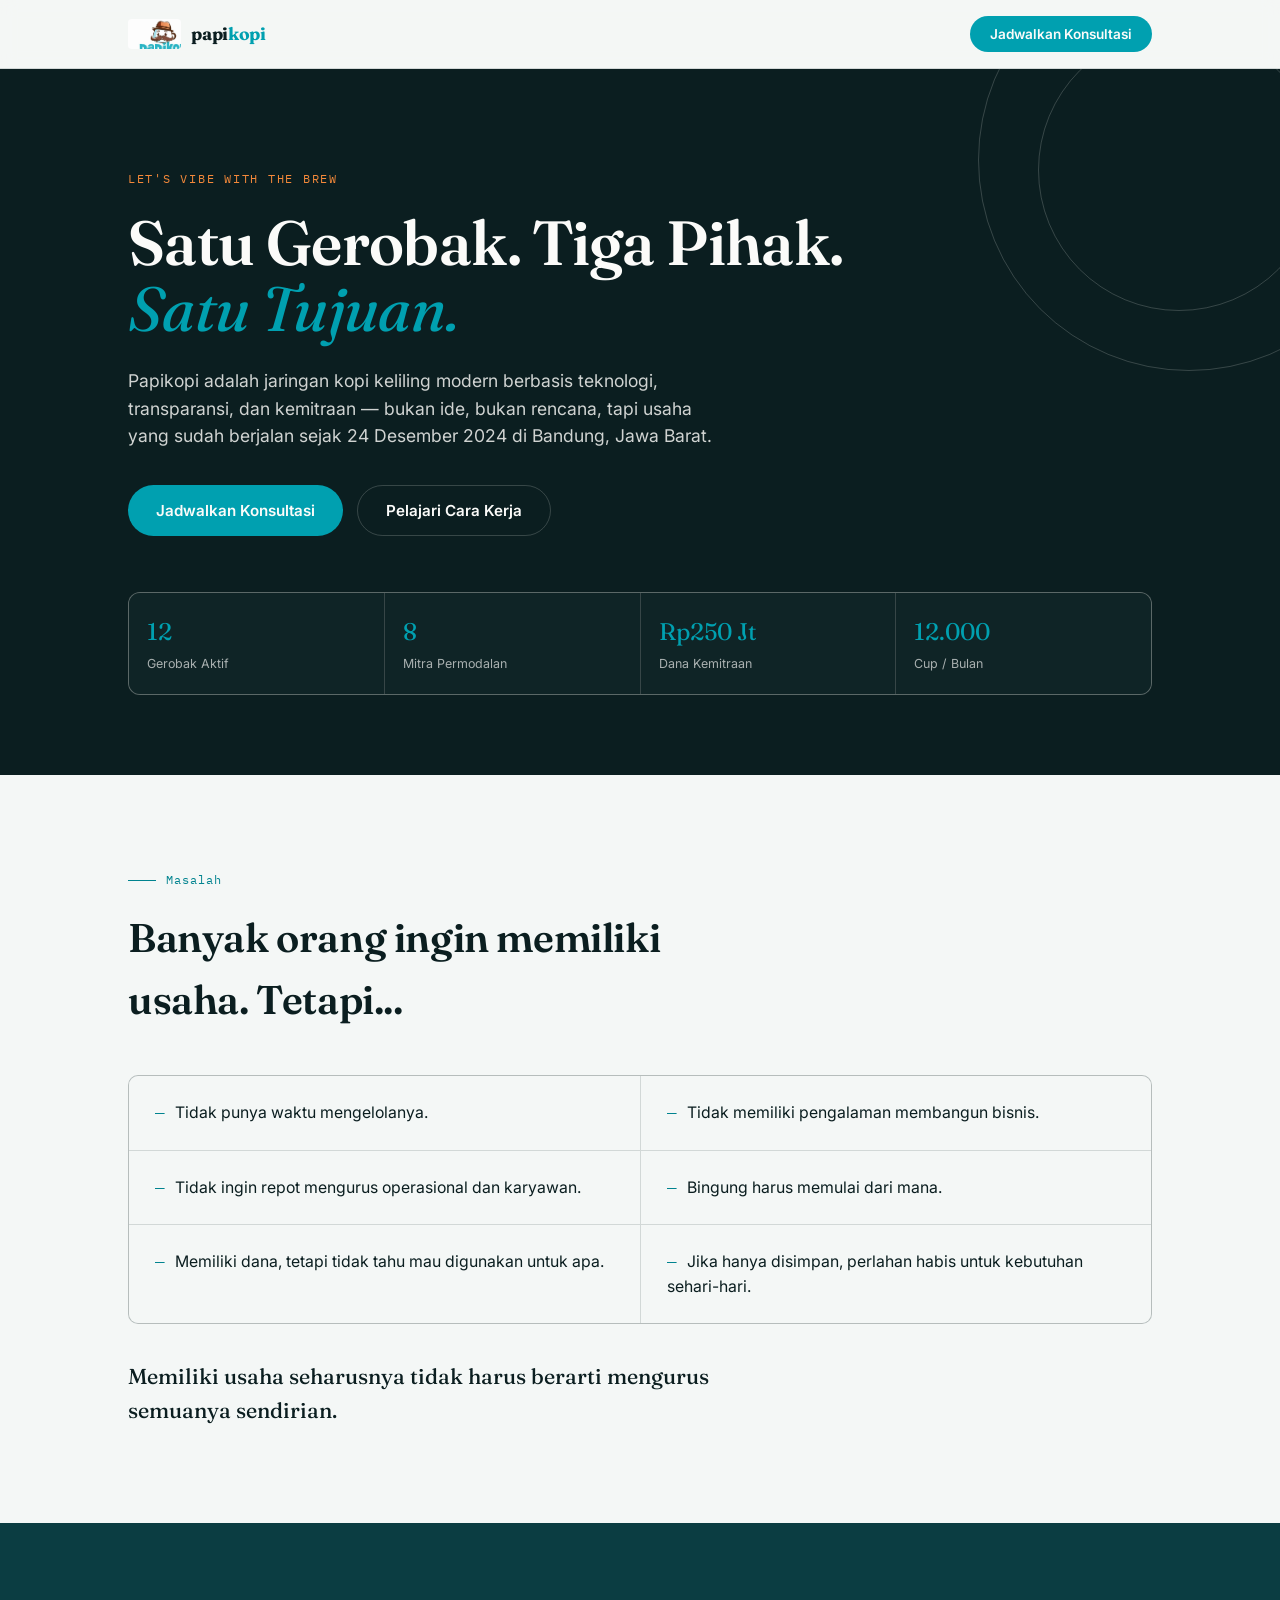
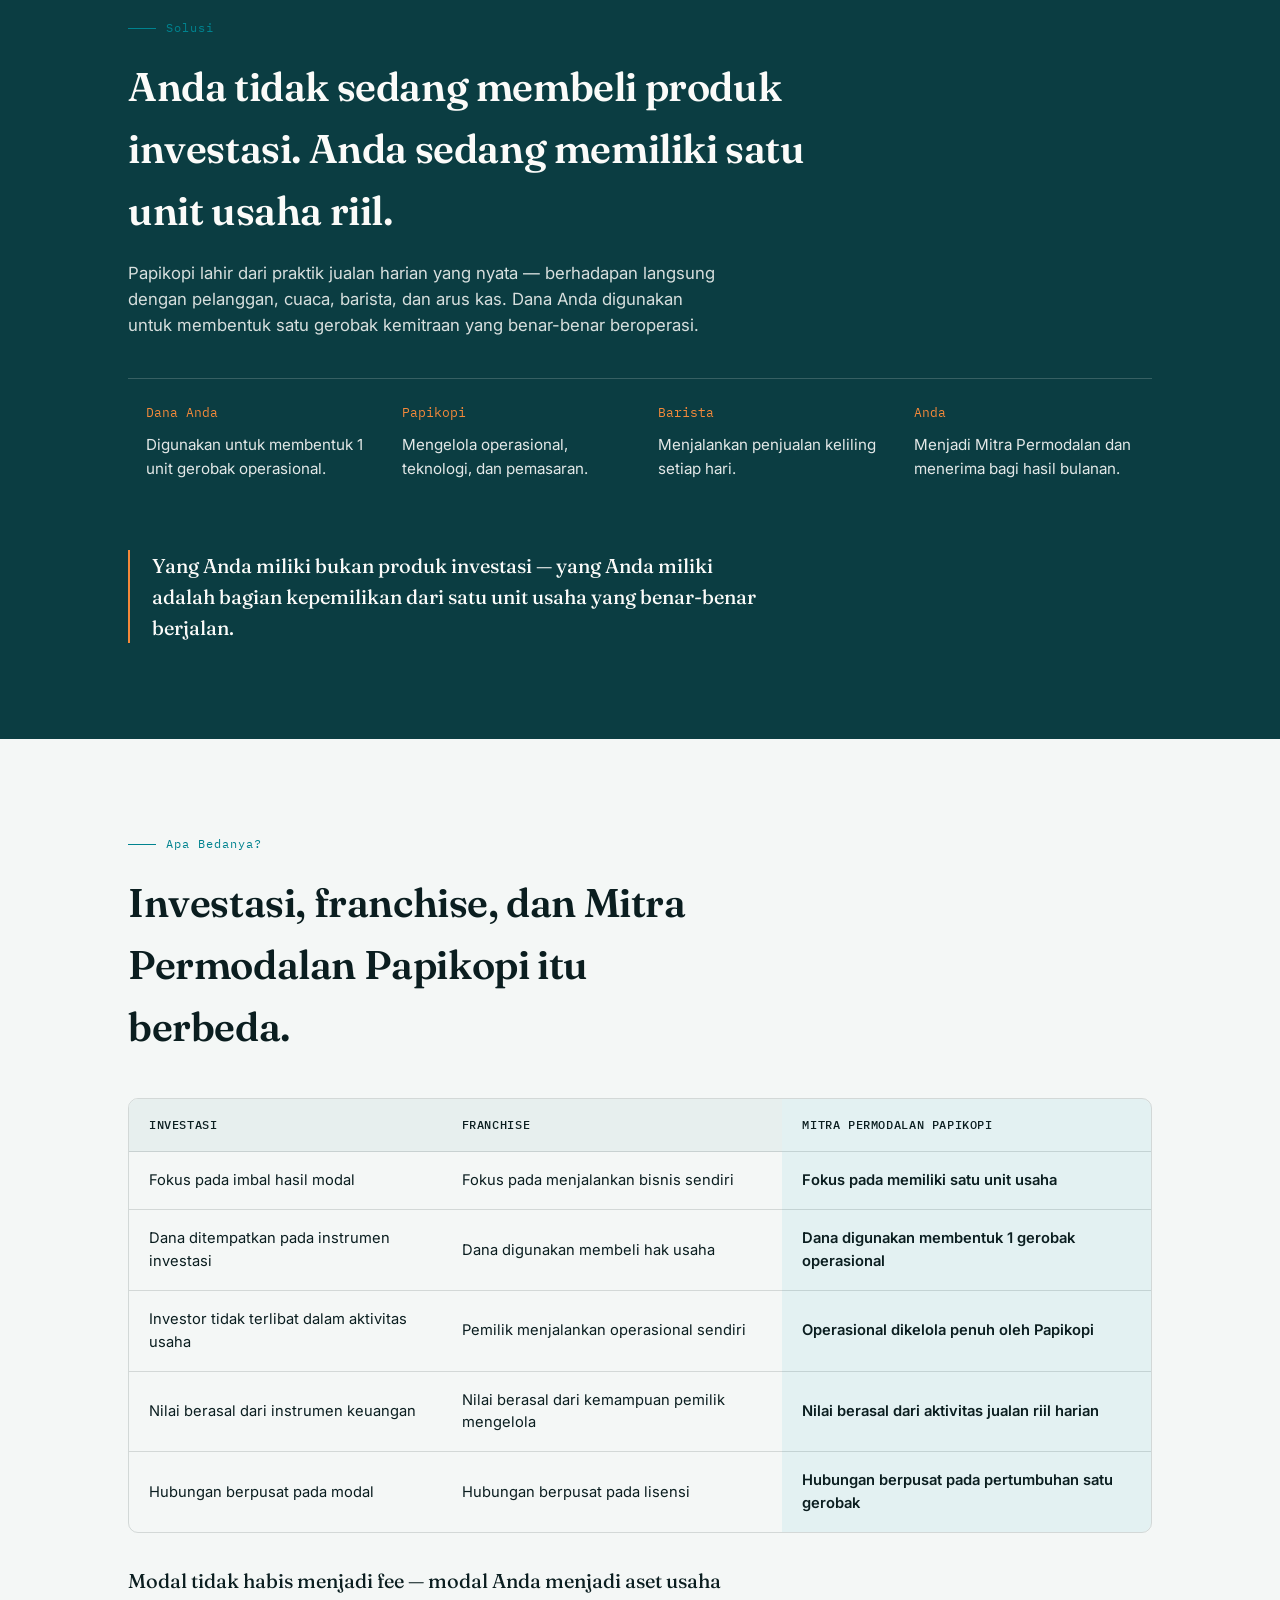
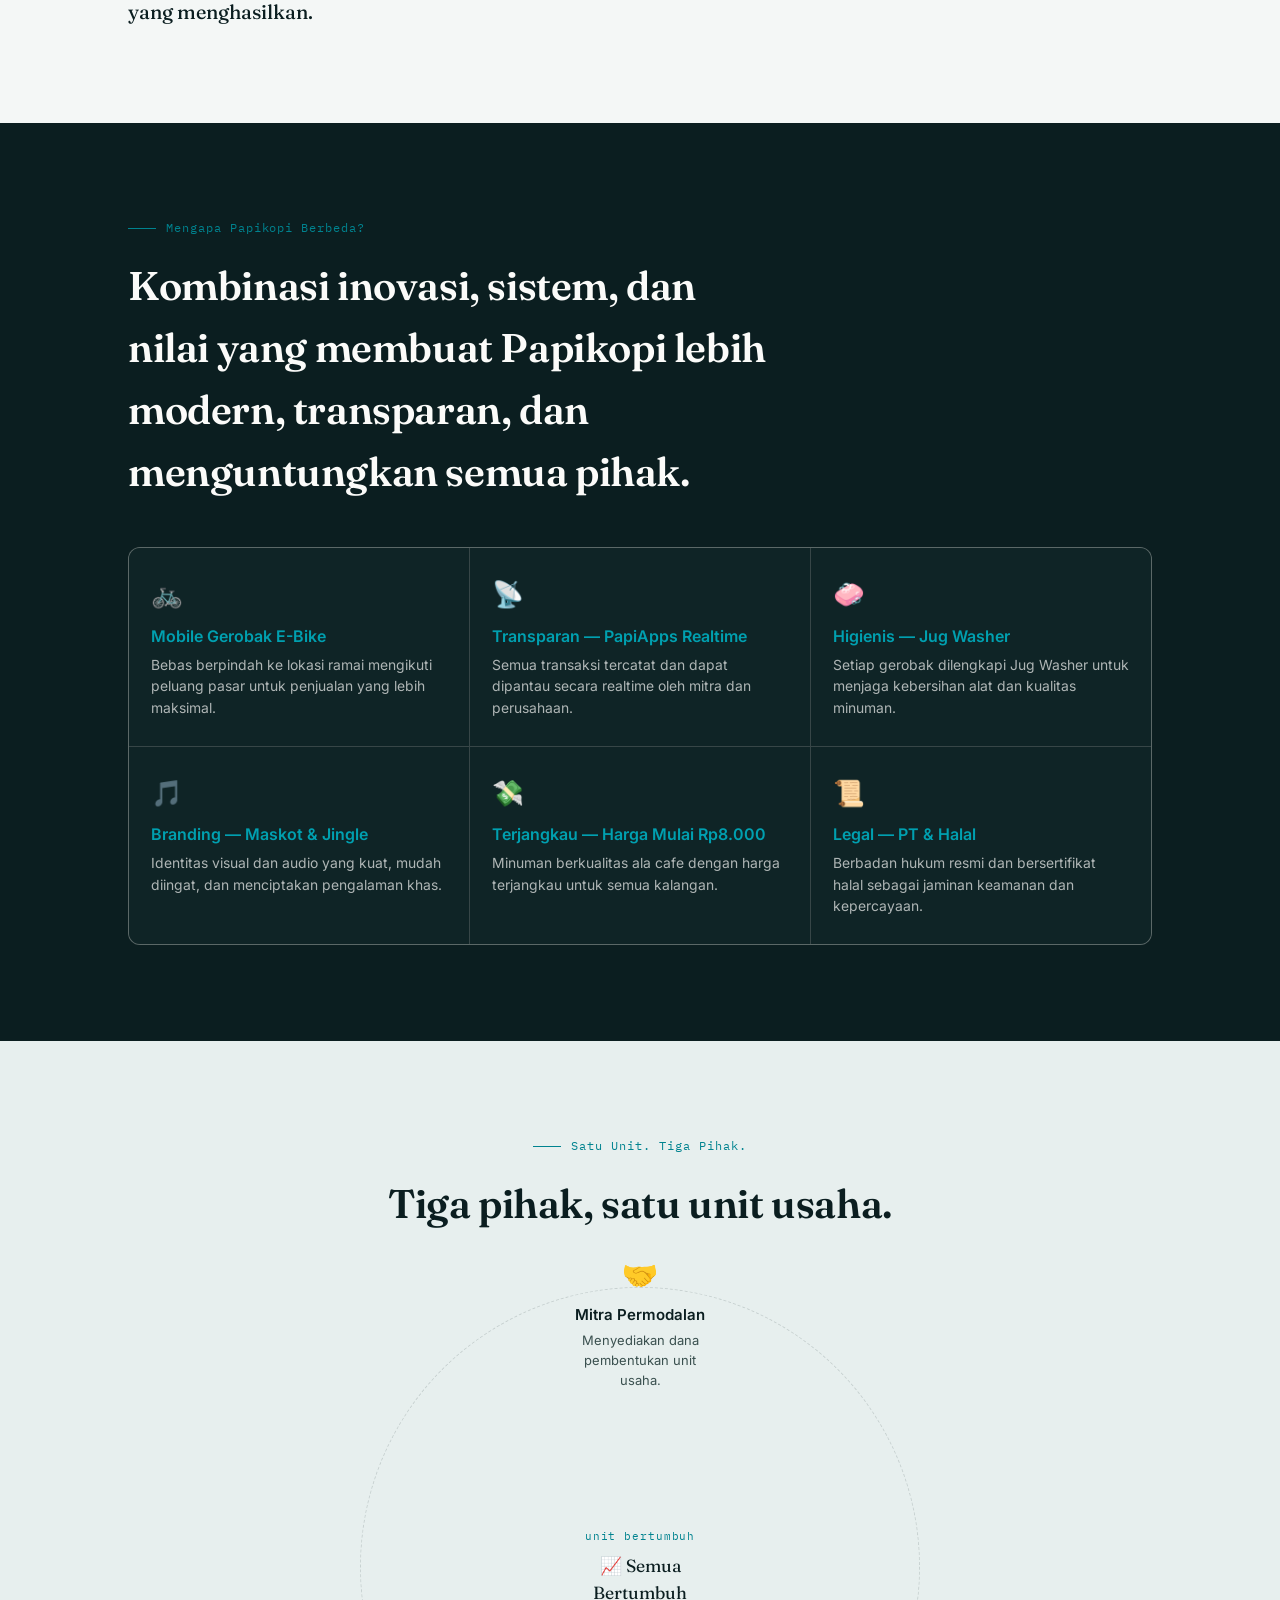
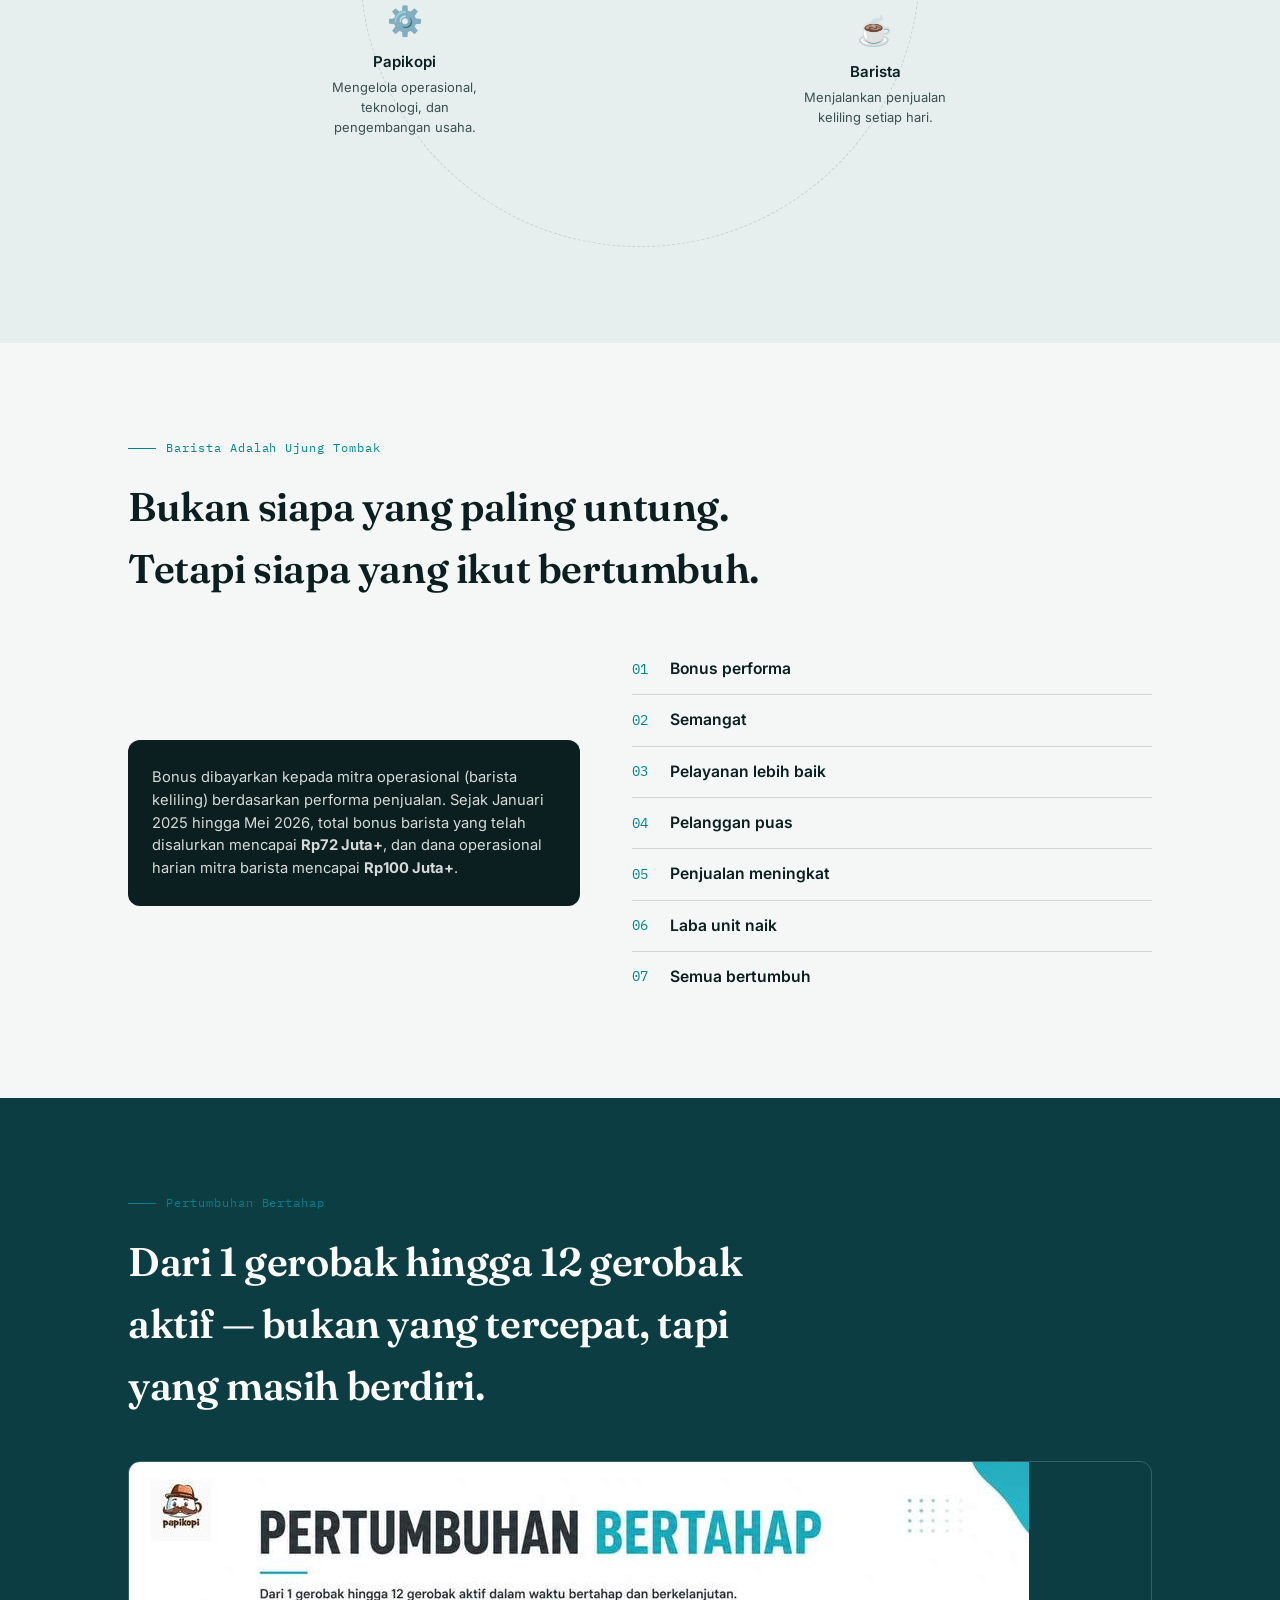
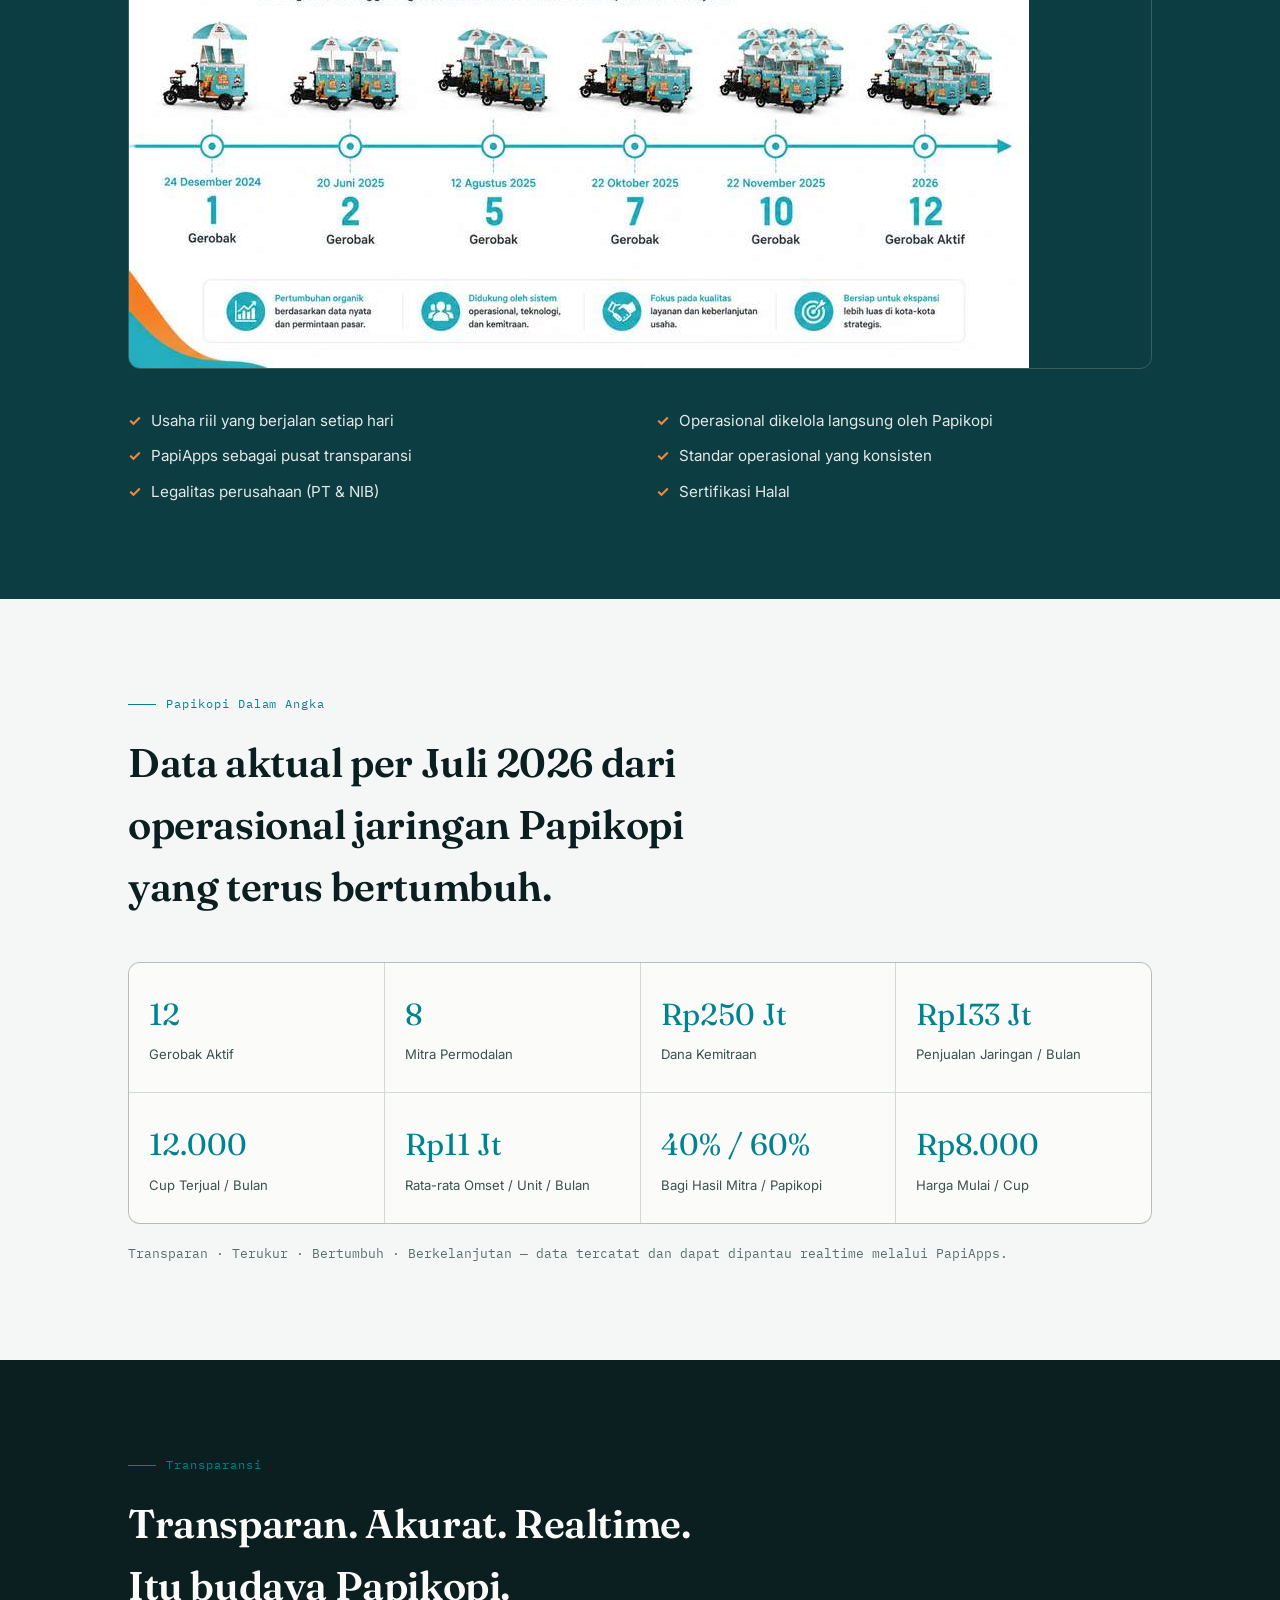
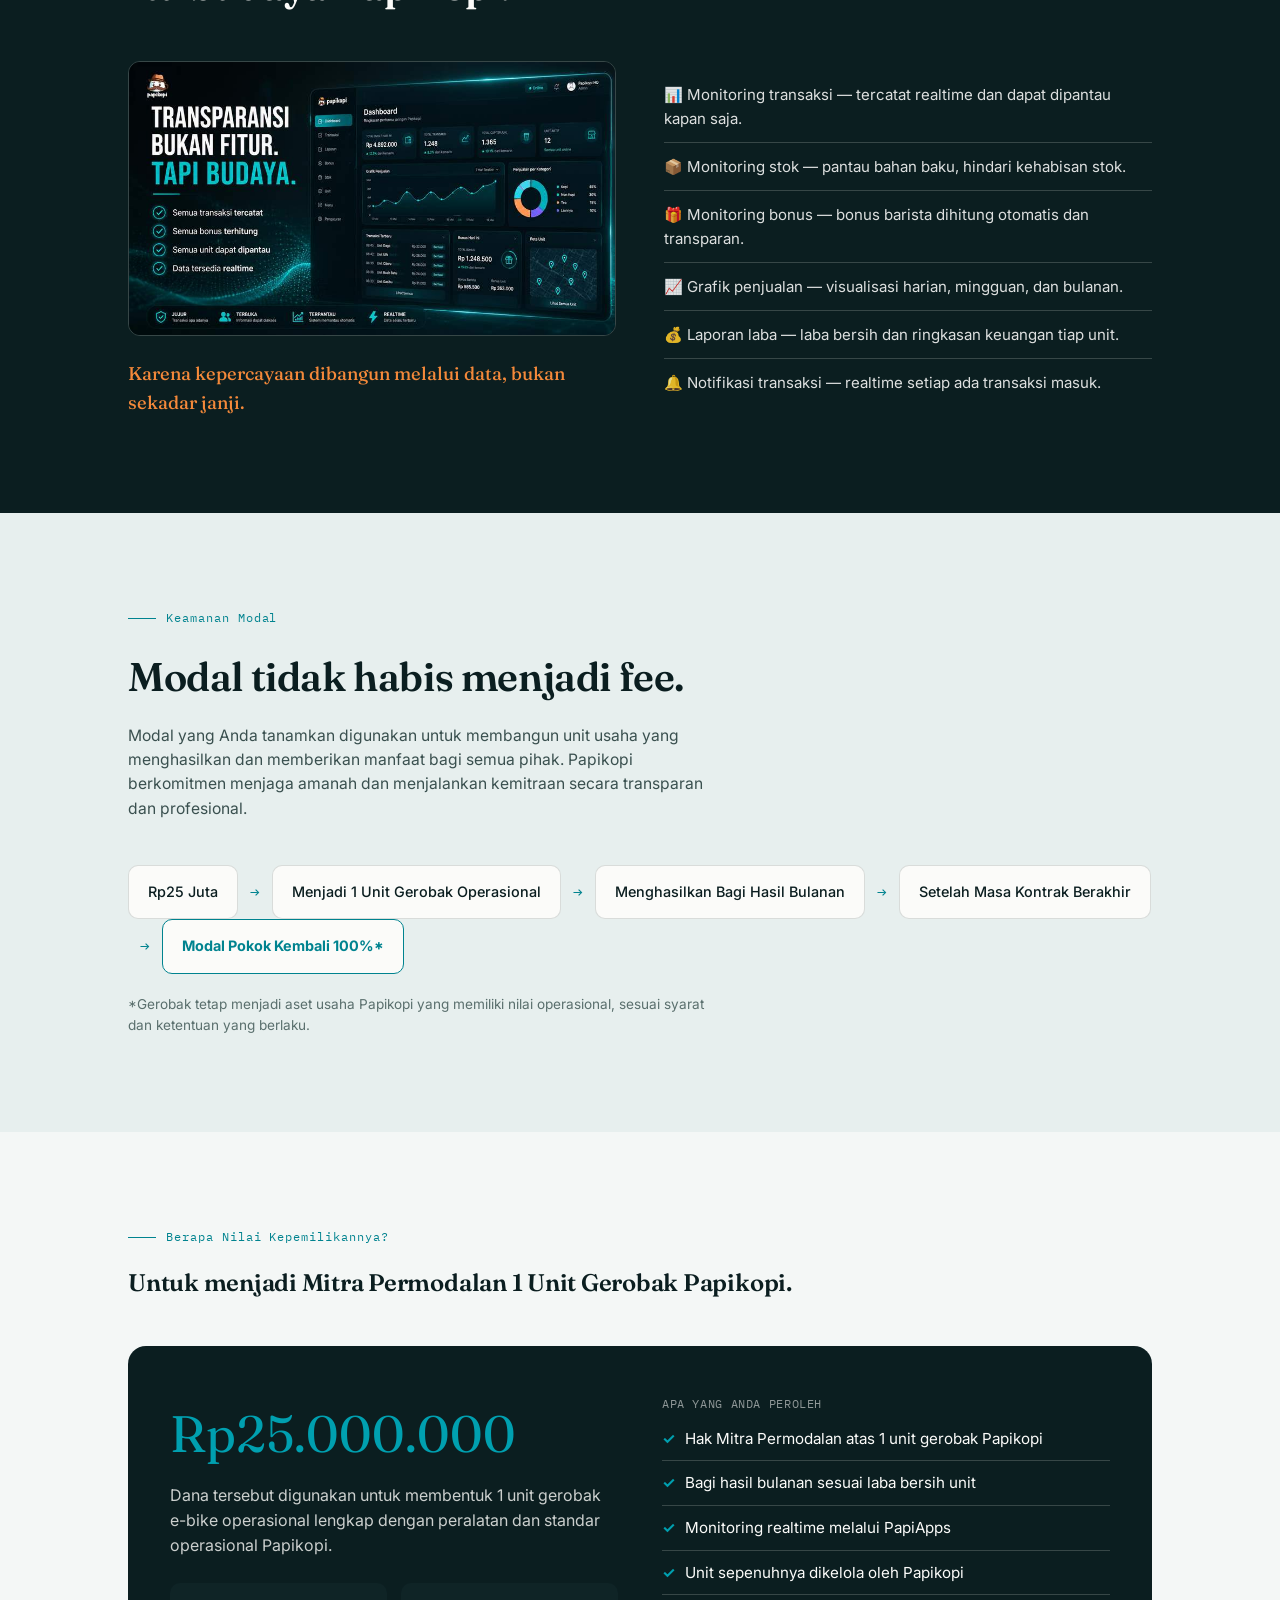
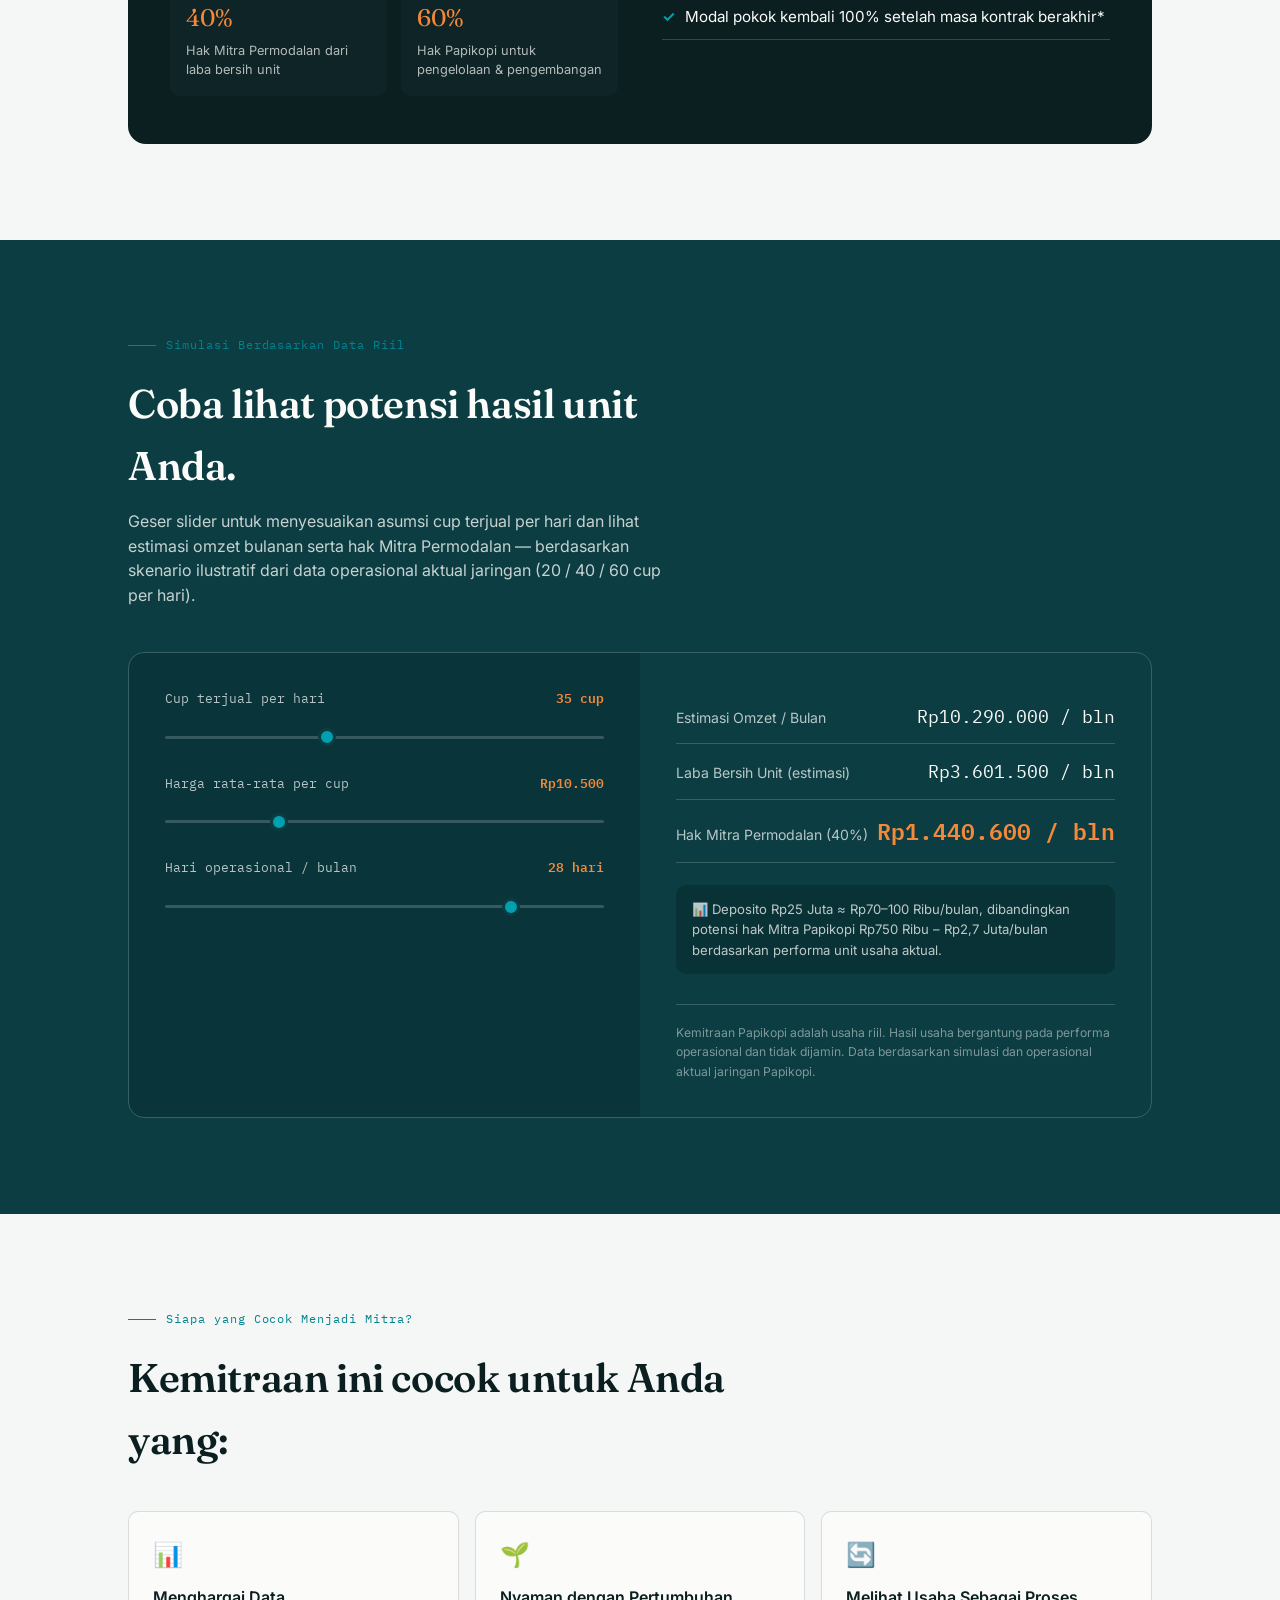
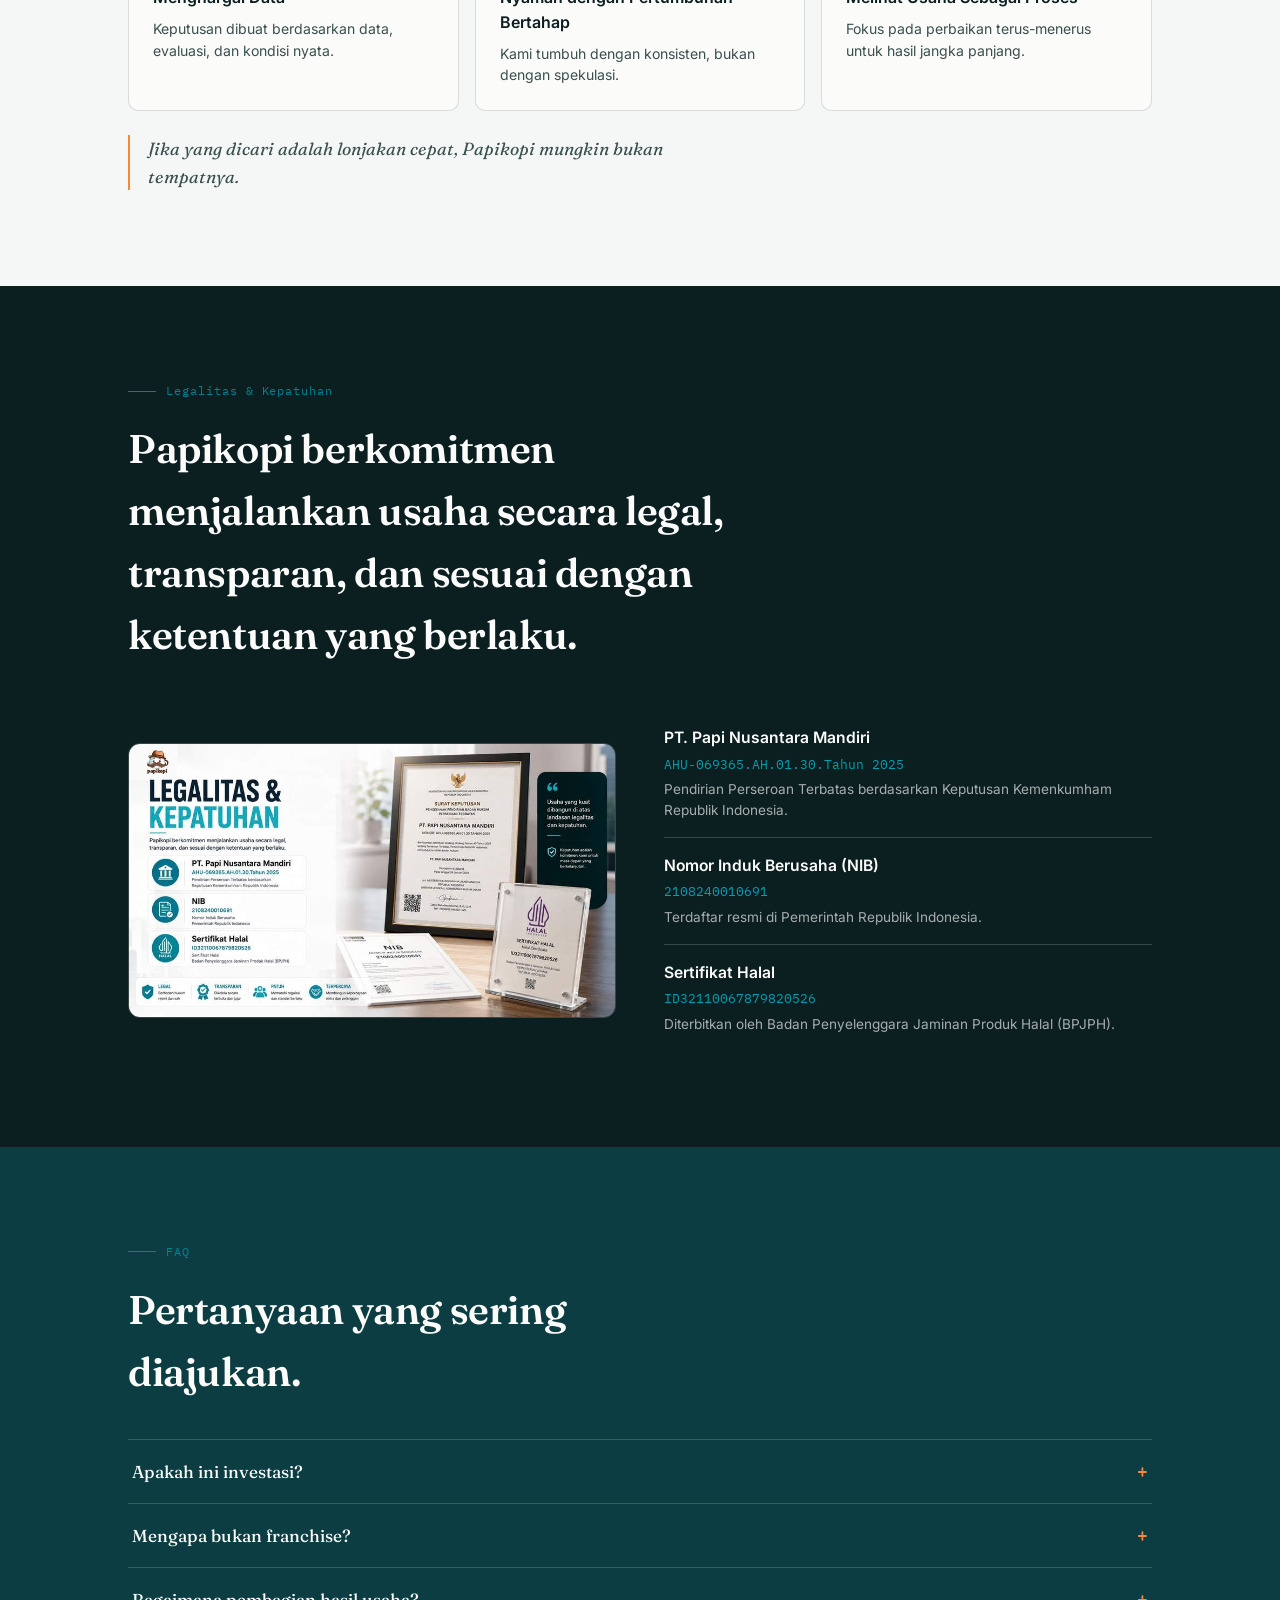
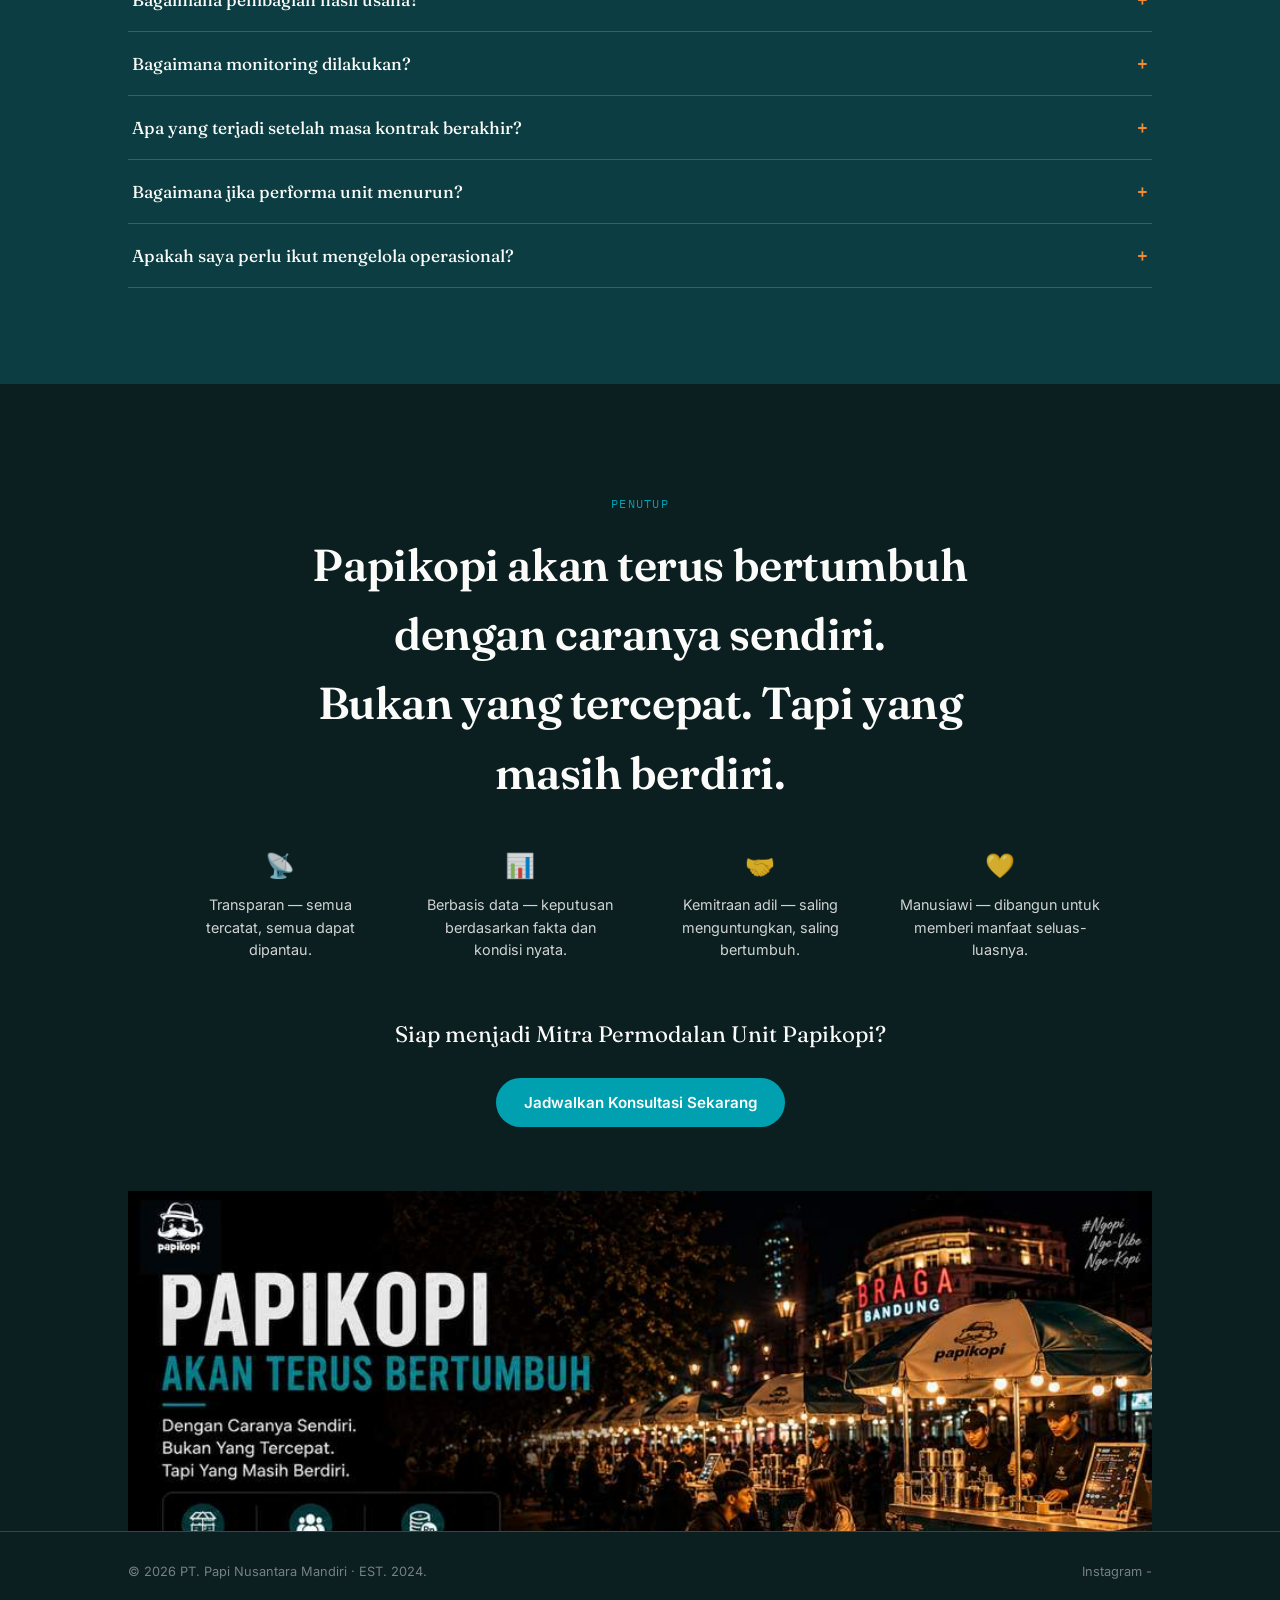
<file: papikopi-landing.html>
<!DOCTYPE html>
<html lang="id">
<head>
<meta charset="UTF-8">
<meta name="viewport" content="width=device-width, initial-scale=1.0">
<title>Papikopi — Let's Vibe With The Brew</title>
<link rel="preconnect" href="https://fonts.googleapis.com">
<link href="https://fonts.googleapis.com/css2?family=Fraunces:opsz,wght@9..144,300;9..144,450;9..144,600;9..144,700&family=Inter:wght@400;500;600;700&family=IBM+Plex+Mono:wght@400;500;600&display=swap" rel="stylesheet">
<style>
  :root{
    --ink:#0B1E20;
    --paper:#F4F7F6;
    --paper-2:#E7EFEE;
    --teal:#00A0B0;
    --teal-dark:#00838F;
    --teal-deep:#0B3D42;
    --amber:#F4893A;
    --cream:#FBFBF9;
    --line: rgba(11,30,32,0.14);
    --line-light: rgba(251,251,249,0.18);
  }
  *{box-sizing:border-box; margin:0; padding:0;}
  html{scroll-behavior:smooth;}
  body{
    background:var(--paper);
    color:var(--ink);
    font-family:'Inter',sans-serif;
    line-height:1.55;
    -webkit-font-smoothing:antialiased;
  }
  h1,h2,h3,.display{ font-family:'Fraunces',serif; font-weight:600; letter-spacing:-0.01em; }
  .mono{ font-family:'IBM Plex Mono',monospace; }
  img{max-width:100%; display:block;}
  .wrap{max-width:1080px; margin:0 auto; padding:0 28px;}
  a{color:inherit;}
  @media (prefers-reduced-motion: reduce){ *{animation-duration:0.01ms !important; transition-duration:0.01ms !important;} }

  nav{ position:sticky; top:0; z-index:50; background:rgba(244,247,246,0.9); backdrop-filter:blur(8px); border-bottom:1px solid var(--line); }
  nav .wrap{ display:flex; align-items:center; justify-content:space-between; height:68px; gap:16px; }
  .brand{ display:flex; align-items:center; gap:10px; }
  .brand img{ height:30px; width:auto; border-radius:4px; }
  .logo{font-family:'Fraunda',serif;}
  .logotext{font-family:'Fraunces',serif; font-weight:700; font-size:1.1rem; letter-spacing:-0.02em;}
  .logotext span{color:var(--teal);}
  .nav-cta{ background:var(--teal); color:var(--cream); border:none; padding:10px 20px; border-radius:100px; font-weight:600; font-size:0.85rem; cursor:pointer; font-family:'Inter',sans-serif; white-space:nowrap; }
  .nav-cta:focus-visible, button:focus-visible, a:focus-visible, input:focus-visible{ outline:3px solid var(--amber); outline-offset:2px; }

  .marker{ font-family:'IBM Plex Mono',monospace; font-size:0.75rem; color:var(--teal-dark); letter-spacing:0.08em; display:flex; align-items:center; gap:10px; margin-bottom:18px; }
  .marker::before{content:""; width:28px; height:1px; background:var(--teal-dark);}
  .dark .marker{color:var(--amber);}
  .dark .marker::before{background:var(--amber);}

  section{padding:96px 0;}
  @media (max-width:640px){ section{padding:60px 0;} }

  /* ---------- HERO ---------- */
  .hero{ background:var(--ink); color:var(--cream); padding:100px 0 80px; position:relative; overflow:hidden; }
  .hero::after{ content:""; position:absolute; right:-120px; top:-120px; width:420px; height:420px; border-radius:50%; border:1px solid var(--line-light); }
  .hero::before{ content:""; position:absolute; right:-40px; top:-40px; width:280px; height:280px; border-radius:50%; border:1px solid var(--line-light); }
  .hero .wrap{position:relative; z-index:2;}
  .hero-tag{ font-family:'IBM Plex Mono',monospace; font-size:0.78rem; letter-spacing:0.14em; color:var(--amber); text-transform:uppercase; margin-bottom:22px; }
  .hero h1{ font-size:clamp(2.2rem, 5.6vw, 3.9rem); line-height:1.05; max-width:820px; }
  .hero h1 em{ font-style:italic; color:var(--teal); font-weight:450; }
  .hero-sub{ margin-top:26px; font-size:1.1rem; color:rgba(251,251,249,0.82); max-width:600px; font-weight:400; }
  .hero-actions{ margin-top:36px; display:flex; gap:14px; flex-wrap:wrap; }
  .btn-primary{ background:var(--teal); color:var(--cream); border:none; padding:15px 28px; border-radius:100px; font-weight:600; font-size:0.95rem; cursor:pointer; font-family:'Inter',sans-serif; transition:transform 0.15s ease, background 0.15s ease; }
  .btn-primary:hover{background:var(--teal-dark); transform:translateY(-1px);}
  .btn-ghost{ background:transparent; color:var(--cream); border:1px solid var(--line-light); padding:15px 28px; border-radius:100px; font-weight:600; font-size:0.95rem; cursor:pointer; font-family:'Inter',sans-serif; transition:border-color 0.15s ease; }
  .btn-ghost:hover{border-color:var(--amber); color:var(--amber);}
  .hero-stats{ margin-top:56px; display:grid; grid-template-columns:repeat(4,1fr); gap:1px; background:var(--line-light); border:1px solid var(--line-light); border-radius:12px; overflow:hidden; }
  .hstat{ background:#0F2426; padding:20px 18px; }
  .hstat .n{font-family:'Fraunces',serif; font-size:1.5rem; color:var(--teal);}
  .hstat .l{font-size:0.78rem; color:rgba(251,251,249,0.65); margin-top:4px;}
  @media (max-width:700px){ .hero-stats{grid-template-columns:repeat(2,1fr);} }

  /* ---------- MASALAH ---------- */
  .problem{background:var(--paper);}
  .problem h2{font-size:clamp(1.8rem,4vw,2.5rem); max-width:640px;}
  .problem-grid{ margin-top:44px; display:grid; grid-template-columns:repeat(2,1fr); gap:1px; background:var(--line); border:1px solid var(--line); border-radius:10px; overflow:hidden; }
  .problem-item{ background:var(--paper); padding:24px 26px; font-size:0.99rem; }
  .problem-item span{color:var(--teal-dark); margin-right:10px; font-family:'IBM Plex Mono',monospace;}
  @media (max-width:700px){ .problem-grid{grid-template-columns:1fr;} }
  .problem-close{ margin-top:36px; font-family:'Fraunces',serif; font-size:1.35rem; font-weight:450; max-width:640px; }

  /* ---------- SOLUSI ---------- */
  .solution{background:var(--teal-deep); color:var(--cream);}
  .solution h2{font-size:clamp(1.8rem,4vw,2.5rem); max-width:680px; color:var(--cream);}
  .solution p.lead{margin-top:18px; font-size:1.05rem; color:rgba(251,251,249,0.85); max-width:600px;}
  .solution-flow{ margin-top:40px; display:grid; grid-template-columns:repeat(4,1fr); gap:0; }
  .flow-step{ padding:24px 18px; border-top:1px solid var(--line-light); position:relative; }
  .flow-step .num{font-family:'IBM Plex Mono',monospace; color:var(--amber); font-size:0.8rem;}
  .flow-step p{margin-top:10px; font-size:0.95rem; color:rgba(251,251,249,0.9);}
  @media (max-width:860px){ .solution-flow{grid-template-columns:1fr;} }
  .quote-block{ margin-top:46px; border-left:2px solid var(--amber); padding-left:22px; font-family:'Fraunces',serif; font-size:1.25rem; font-weight:450; max-width:640px; }

  /* ---------- BEDANYA ---------- */
  .compare{background:var(--paper);}
  .compare h2{font-size:clamp(1.8rem,4vw,2.5rem); max-width:600px;}
  .table-wrap{margin-top:40px; overflow-x:auto; border:1px solid var(--line); border-radius:10px;}
  table{width:100%; border-collapse:collapse; min-width:680px;}
  th,td{padding:17px 20px; text-align:left; font-size:0.92rem; border-bottom:1px solid var(--line);}
  th{ font-family:'IBM Plex Mono',monospace; font-weight:500; font-size:0.76rem; text-transform:uppercase; letter-spacing:0.05em; background:var(--paper-2); }
  th:last-child, td:last-child{background:rgba(0,160,176,0.07);}
  td:last-child{font-weight:600;}
  tr:last-child td{border-bottom:none;}
  .compare-close{ margin-top:32px; font-family:'Fraunces',serif; font-size:1.25rem; font-weight:450; max-width:620px; }

  /* ---------- WHY DIFFERENT (real deck image) ---------- */
  .why{background:var(--ink); color:var(--cream);}
  .why h2{color:var(--cream); font-size:clamp(1.8rem,4vw,2.5rem); max-width:640px;}
  .why-grid{ margin-top:44px; display:grid; grid-template-columns:repeat(3,1fr); gap:1px; background:var(--line-light); border:1px solid var(--line-light); border-radius:12px; overflow:hidden; }
  .why-item{ background:#0F2426; padding:26px 22px; }
  .why-item .ic{font-size:1.6rem;}
  .why-item .t{font-weight:600; margin-top:10px; font-size:1rem; color:var(--teal);}
  .why-item .d{margin-top:6px; font-size:0.87rem; color:rgba(251,251,249,0.68);}
  @media (max-width:820px){ .why-grid{grid-template-columns:1fr;} }
  .why-shot{ margin-top:36px; border-radius:12px; overflow:hidden; border:1px solid var(--line-light); }
  .why-shot .cap{font-size:0.78rem; color:rgba(251,251,249,0.5); margin-top:10px; font-family:'IBM Plex Mono',monospace;}

  /* ---------- SATU UNIT TIGA PIHAK ---------- */
  .circle-section{background:var(--paper-2);}
  .circle-section h2{font-size:clamp(1.8rem,4vw,2.5rem); text-align:center;}
  .diagram{ margin:52px auto 0; position:relative; width:min(560px,90vw); aspect-ratio:1/1; }
  .diagram-ring{ position:absolute; inset:0; border-radius:50%; border:1px dashed var(--line); }
  .diagram-center{ position:absolute; top:50%; left:50%; transform:translate(-50%,-50%); text-align:center; width:150px; }
  .diagram-center .growth{font-family:'IBM Plex Mono',monospace; font-size:0.7rem; color:var(--teal-dark); letter-spacing:0.08em;}
  .diagram-center .growth-big{font-family:'Fraunces',serif; font-size:1.1rem; margin-top:6px;}
  .node{ position:absolute; width:150px; text-align:center; transform:translate(-50%,-50%); }
  .node .icon{font-size:1.8rem;}
  .node .title{font-weight:600; margin-top:6px; font-size:0.94rem;}
  .node .desc{font-size:0.81rem; color:#3a504f; margin-top:4px;}
  .node-1{top:6%; left:50%;} .node-2{top:68%; left:8%;} .node-3{top:68%; left:92%;}
  @media (max-width:560px){
    .diagram{width:100%; aspect-ratio:auto; height:auto;}
    .diagram-ring{display:none;}
    .node{position:static; transform:none; width:auto; margin-bottom:26px;}
    .diagram-center{position:static; transform:none; width:auto; margin-bottom:26px;}
  }

  /* ---------- BARISTA ---------- */
  .barista{background:var(--paper);}
  .barista h2{font-size:clamp(1.8rem,4vw,2.5rem); max-width:680px;}
  .barista-grid{display:grid; grid-template-columns:1fr 1.15fr; gap:52px; margin-top:44px; align-items:center;}
  @media (max-width:820px){ .barista-grid{grid-template-columns:1fr;} }
  .cycle{display:flex; flex-direction:column;}
  .cycle-step{ display:flex; align-items:center; gap:16px; padding:13px 0; border-bottom:1px solid var(--line); }
  .cycle-step:last-child{border-bottom:none;}
  .cycle-step .n{ font-family:'IBM Plex Mono',monospace; color:var(--teal-dark); font-size:0.85rem; width:22px; flex-shrink:0; }
  .cycle-step .t{font-weight:600; font-size:0.98rem;}
  .barista-note{ background:var(--ink); color:var(--cream); border-radius:12px; padding:26px 24px; font-size:0.92rem; color:rgba(251,251,249,0.85); }

  /* ---------- TIMELINE ---------- */
  .timeline-sec{background:var(--teal-deep); color:var(--cream);}
  .timeline-sec h2{color:var(--cream); font-size:clamp(1.8rem,4vw,2.5rem); max-width:640px;}
  .timeline-shot{ margin-top:44px; border-radius:12px; overflow:hidden; border:1px solid var(--line-light); }
  .checklist{margin-top:40px; display:grid; grid-template-columns:repeat(2,1fr); gap:12px 32px;}
  @media (max-width:700px){ .checklist{grid-template-columns:1fr;} }
  .checklist li{list-style:none; display:flex; gap:10px; font-size:0.95rem; color:rgba(251,251,249,0.9);}
  .checklist li::before{content:"✓"; color:var(--amber); font-weight:700;}

  /* ---------- ANGKA ---------- */
  .numbers{background:var(--paper);}
  .numbers h2{font-size:clamp(1.8rem,4vw,2.5rem); max-width:640px;}
  .num-grid{ margin-top:44px; display:grid; grid-template-columns:repeat(4,1fr); gap:1px; background:var(--line); border:1px solid var(--line); border-radius:12px; overflow:hidden; }
  .num-tile{background:var(--cream); padding:28px 20px;}
  .num-tile .n{font-family:'Fraunces',serif; font-size:1.9rem; color:var(--teal-dark);}
  .num-tile .l{font-size:0.82rem; color:#3a504f; margin-top:6px;}
  @media (max-width:760px){ .num-grid{grid-template-columns:repeat(2,1fr);} }
  .num-note{margin-top:20px; font-size:0.82rem; color:#5a6f6d; font-family:'IBM Plex Mono',monospace;}

  /* ---------- TRANSPARANSI ---------- */
  .transparency{background:var(--ink); color:var(--cream);}
  .transparency h2{color:var(--cream); font-size:clamp(1.8rem,4vw,2.5rem); max-width:600px;}
  .transparency-grid{display:grid; grid-template-columns:1fr 1fr; gap:48px; margin-top:44px; align-items:center;}
  @media (max-width:820px){ .transparency-grid{grid-template-columns:1fr;} }
  .app-shot{border-radius:12px; overflow:hidden; border:1px solid var(--line-light);}
  .app-list li{list-style:none; display:flex; gap:12px; padding:12px 0; border-bottom:1px solid var(--line-light); font-size:0.94rem; color:rgba(251,251,249,0.88);}
  .app-list li:last-child{border-bottom:none;}
  .transparency-close{margin-top:24px; font-family:'Fraunces',serif; font-size:1.15rem; font-weight:450; color:var(--amber);}

  /* ---------- KEAMANAN MODAL ---------- */
  .exit{background:var(--paper-2);}
  .exit h2{font-size:clamp(1.8rem,4vw,2.5rem); max-width:600px;}
  .exit-flow{ margin-top:44px; display:flex; flex-wrap:wrap; gap:0; align-items:center; }
  .exit-node{ background:var(--cream); border:1px solid var(--line); border-radius:10px; padding:15px 19px; font-size:0.9rem; font-weight:500; }
  .exit-node.final{border-color:var(--teal-dark); color:var(--teal-dark); font-weight:700;}
  .exit-arrow{padding:0 12px; color:var(--teal-dark); font-family:'IBM Plex Mono',monospace;}
  .exit-note{margin-top:20px; font-size:0.85rem; color:#5a6f6d; max-width:600px;}

  /* ---------- HARGA ---------- */
  .price{background:var(--paper);}
  .price-card{ margin-top:44px; background:var(--ink); color:var(--cream); border-radius:18px; padding:48px 42px; display:grid; grid-template-columns:1fr 1fr; gap:44px; }
  @media (max-width:760px){ .price-card{grid-template-columns:1fr; padding:34px 24px;} }
  .price-amount{font-family:'Fraunces',serif; font-size:clamp(2.3rem,5vw,3.2rem); color:var(--teal);}
  .price-label{margin-top:10px; color:rgba(251,251,249,0.8); font-size:1rem;}
  .split{display:flex; gap:14px; margin-top:26px;}
  .split-item{flex:1; background:#0F2426; border-radius:10px; padding:16px;}
  .split-item .p{font-family:'Fraunces',serif; font-size:1.5rem; color:var(--amber);}
  .split-item .l{font-size:0.8rem; margin-top:4px; color:rgba(251,251,249,0.7);}
  .get-list li{list-style:none; display:flex; gap:10px; padding:10px 0; border-bottom:1px solid var(--line-light); font-size:0.95rem;}
  .get-list li:first-child{padding-top:0;}
  .get-list li::before{content:"✓"; color:var(--teal); font-weight:700;}

  /* ---------- SIMULATOR ---------- */
  .simulator{background:var(--teal-deep); color:var(--cream); position:relative;}
  .simulator h2{color:var(--cream); font-size:clamp(1.8rem,4vw,2.5rem); max-width:600px;}
  .sim-sub{margin-top:12px; color:rgba(251,251,249,0.78); max-width:560px;}
  .sim-box{ margin-top:44px; display:grid; grid-template-columns:1fr 1fr; gap:0; border:1px solid var(--line-light); border-radius:16px; overflow:hidden; }
  @media (max-width:800px){ .sim-box{grid-template-columns:1fr;} }
  .sim-inputs{padding:36px; background:rgba(0,0,0,0.14);}
  .sim-field{margin-bottom:28px;}
  .sim-field label{ display:flex; justify-content:space-between; font-family:'IBM Plex Mono',monospace; font-size:0.8rem; color:rgba(251,251,249,0.72); margin-bottom:12px; }
  .sim-field label .val{color:var(--amber); font-weight:600;}
  input[type=range]{ width:100%; appearance:none; height:3px; background:var(--line-light); border-radius:2px; outline:none; }
  input[type=range]::-webkit-slider-thumb{ appearance:none; width:18px; height:18px; border-radius:50%; background:var(--teal); cursor:pointer; border:3px solid var(--teal-deep); }
  input[type=range]::-moz-range-thumb{ width:18px; height:18px; border-radius:50%; background:var(--teal); cursor:pointer; border:3px solid var(--teal-deep); }
  .sim-outputs{padding:36px;}
  .out-row{ display:flex; justify-content:space-between; align-items:baseline; padding:13px 0; border-bottom:1px solid var(--line-light); }
  .out-row:last-of-type{border-bottom:none;}
  .out-row .lbl{font-size:0.88rem; color:rgba(251,251,249,0.72);}
  .out-row .num{font-family:'IBM Plex Mono',monospace; font-size:1.15rem;}
  .out-row.hi .num{color:var(--amber); font-size:1.45rem; font-weight:600;}
  .vs-deposito{ margin-top:22px; background:rgba(0,0,0,0.18); border-radius:10px; padding:14px 16px; font-size:0.82rem; color:rgba(251,251,249,0.75); }
  .sim-disclaimer{ margin-top:30px; font-size:0.76rem; color:rgba(251,251,249,0.48); line-height:1.6; border-top:1px solid var(--line-light); padding-top:18px; }

  /* ---------- COCOK ---------- */
  .fit{background:var(--paper);}
  .fit h2{font-size:clamp(1.8rem,4vw,2.5rem); max-width:600px;}
  .fit-grid{margin-top:40px; display:grid; grid-template-columns:repeat(3,1fr); gap:16px;}
  @media (max-width:820px){ .fit-grid{grid-template-columns:1fr;} }
  .fit-item{ background:var(--cream); border:1px solid var(--line); border-radius:10px; padding:24px; }
  .fit-item .ic{font-size:1.5rem;}
  .fit-item .t{font-weight:600; margin-top:12px; font-size:1rem;}
  .fit-item .d{margin-top:8px; font-size:0.88rem; color:#3a504f;}
  .fit-warn{ margin-top:24px; border-left:2px solid var(--amber); padding-left:18px; font-family:'Fraunces',serif; font-style:italic; font-size:1.1rem; max-width:600px; color:#3a504f; }

  /* ---------- LEGALITAS ---------- */
  .legal{background:var(--ink); color:var(--cream);}
  .legal h2{color:var(--cream); font-size:clamp(1.8rem,4vw,2.5rem); max-width:640px;}
  .legal-grid{display:grid; grid-template-columns:1fr 1fr; gap:48px; margin-top:44px; align-items:center;}
  @media (max-width:820px){ .legal-grid{grid-template-columns:1fr;} }
  .legal-shot{border-radius:12px; overflow:hidden; border:1px solid var(--line-light);}
  .legal-item{padding:16px 0; border-bottom:1px solid var(--line-light);}
  .legal-item:last-child{border-bottom:none;}
  .legal-item .t{font-weight:600; font-size:0.98rem;}
  .legal-item .code{font-family:'IBM Plex Mono',monospace; font-size:0.82rem; color:var(--teal); margin-top:4px;}
  .legal-item .d{font-size:0.85rem; color:rgba(251,251,249,0.65); margin-top:4px;}

  /* ---------- FAQ ---------- */
  .faq{background:var(--teal-deep); color:var(--cream);}
  .faq h2{color:var(--cream); font-size:clamp(1.8rem,4vw,2.5rem); max-width:600px;}
  .faq-list{margin-top:36px; border-top:1px solid var(--line-light);}
  .faq-item{border-bottom:1px solid var(--line-light);}
  .faq-q{ width:100%; text-align:left; background:none; border:none; color:var(--cream); padding:20px 4px; font-family:'Fraunces',serif; font-size:1.08rem; font-weight:450; cursor:pointer; display:flex; justify-content:space-between; align-items:center; gap:20px; }
  .faq-q .plus{font-family:'IBM Plex Mono',monospace; color:var(--amber); font-size:1.1rem; transition:transform 0.2s ease; flex-shrink:0;}
  .faq-item.open .plus{transform:rotate(45deg);}
  .faq-a{ max-height:0; overflow:hidden; transition:max-height 0.28s ease; color:rgba(251,251,249,0.8); font-size:0.94rem; }
  .faq-a-inner{padding:0 4px 20px; max-width:640px;}
  .faq-item.open .faq-a{max-height:220px;}

  /* ---------- PENUTUP ---------- */
  .closing{background:var(--ink); color:var(--cream); text-align:center; padding:110px 0 0;}
  .closing .eyebrow{ font-family:'IBM Plex Mono',monospace; font-size:0.78rem; letter-spacing:0.1em; text-transform:uppercase; color:var(--teal); justify-content:center; display:flex; margin-bottom:16px; }
  .closing h2{color:var(--cream); font-size:clamp(1.9rem,5vw,2.8rem); max-width:760px; margin:0 auto;}
  .closing-pillars{ margin-top:40px; display:flex; justify-content:center; gap:40px; flex-wrap:wrap; }
  .pillar{max-width:200px; font-size:0.9rem; color:rgba(251,251,249,0.82);}
  .pillar .ic{font-size:1.5rem; display:block; margin-bottom:10px;}
  .closing-final{margin-top:56px;}
  .closing-final p{font-family:'Fraunces',serif; font-size:1.4rem; max-width:520px; margin:0 auto 26px;}
  .closing-shot{margin-top:64px; max-height:340px; overflow:hidden;}
  .closing-shot img{width:100%; object-fit:cover; object-position:top;}

  footer{background:var(--ink); color:rgba(251,251,249,0.45); padding:30px 0; font-size:0.8rem; border-top:1px solid var(--line-light);}
  footer .wrap{display:flex; justify-content:space-between; flex-wrap:wrap; gap:12px;}
</style>
</head>
<body>

<nav>
  <div class="wrap">
    <div class="brand">
      <img src="[data-uri]" alt="Logo Papikopi">
      <div class="logotext">papi<span>kopi</span></div>
    </div>
    <button class="nav-cta">Jadwalkan Konsultasi</button>
  </div>
</nav>

<!-- HERO -->
<header class="hero">
  <div class="wrap">
    <div class="hero-tag">Let's vibe with the brew</div>
    <h1>Satu Gerobak. Tiga Pihak. <em>Satu Tujuan.</em></h1>
    <p class="hero-sub">Papikopi adalah jaringan kopi keliling modern berbasis teknologi, transparansi, dan kemitraan — bukan ide, bukan rencana, tapi usaha yang sudah berjalan sejak 24 Desember 2024 di Bandung, Jawa Barat.</p>
    <div class="hero-actions">
      <button class="btn-primary">Jadwalkan Konsultasi</button>
      <button class="btn-ghost">Pelajari Cara Kerja</button>
    </div>
    <div class="hero-stats">
      <div class="hstat"><div class="n">12</div><div class="l">Gerobak Aktif</div></div>
      <div class="hstat"><div class="n">8</div><div class="l">Mitra Permodalan</div></div>
      <div class="hstat"><div class="n">Rp250 Jt</div><div class="l">Dana Kemitraan</div></div>
      <div class="hstat"><div class="n">12.000</div><div class="l">Cup / Bulan</div></div>
    </div>
  </div>
</header>

<!-- MASALAH -->
<section class="problem">
  <div class="wrap">
    <div class="marker">Masalah</div>
    <h2>Banyak orang ingin memiliki usaha. Tetapi...</h2>
    <div class="problem-grid">
      <div class="problem-item"><span>—</span>Tidak punya waktu mengelolanya.</div>
      <div class="problem-item"><span>—</span>Tidak memiliki pengalaman membangun bisnis.</div>
      <div class="problem-item"><span>—</span>Tidak ingin repot mengurus operasional dan karyawan.</div>
      <div class="problem-item"><span>—</span>Bingung harus memulai dari mana.</div>
      <div class="problem-item"><span>—</span>Memiliki dana, tetapi tidak tahu mau digunakan untuk apa.</div>
      <div class="problem-item"><span>—</span>Jika hanya disimpan, perlahan habis untuk kebutuhan sehari-hari.</div>
    </div>
    <p class="problem-close">Memiliki usaha seharusnya tidak harus berarti mengurus semuanya sendirian.</p>
  </div>
</section>

<!-- SOLUSI -->
<section class="solution">
  <div class="wrap">
    <div class="marker">Solusi</div>
    <h2>Anda tidak sedang membeli produk investasi. Anda sedang memiliki satu unit usaha riil.</h2>
    <p class="lead">Papikopi lahir dari praktik jualan harian yang nyata — berhadapan langsung dengan pelanggan, cuaca, barista, dan arus kas. Dana Anda digunakan untuk membentuk satu gerobak kemitraan yang benar-benar beroperasi.</p>
    <div class="solution-flow">
      <div class="flow-step"><div class="num">Dana Anda</div><p>Digunakan untuk membentuk 1 unit gerobak operasional.</p></div>
      <div class="flow-step"><div class="num">Papikopi</div><p>Mengelola operasional, teknologi, dan pemasaran.</p></div>
      <div class="flow-step"><div class="num">Barista</div><p>Menjalankan penjualan keliling setiap hari.</p></div>
      <div class="flow-step"><div class="num">Anda</div><p>Menjadi Mitra Permodalan dan menerima bagi hasil bulanan.</p></div>
    </div>
    <p class="quote-block">Yang Anda miliki bukan produk investasi — yang Anda miliki adalah bagian kepemilikan dari satu unit usaha yang benar-benar berjalan.</p>
  </div>
</section>

<!-- APA BEDANYA -->
<section class="compare">
  <div class="wrap">
    <div class="marker">Apa Bedanya?</div>
    <h2>Investasi, franchise, dan Mitra Permodalan Papikopi itu berbeda.</h2>
    <div class="table-wrap">
      <table>
        <thead><tr><th>Investasi</th><th>Franchise</th><th>Mitra Permodalan Papikopi</th></tr></thead>
        <tbody>
          <tr><td>Fokus pada imbal hasil modal</td><td>Fokus pada menjalankan bisnis sendiri</td><td>Fokus pada memiliki satu unit usaha</td></tr>
          <tr><td>Dana ditempatkan pada instrumen investasi</td><td>Dana digunakan membeli hak usaha</td><td>Dana digunakan membentuk 1 gerobak operasional</td></tr>
          <tr><td>Investor tidak terlibat dalam aktivitas usaha</td><td>Pemilik menjalankan operasional sendiri</td><td>Operasional dikelola penuh oleh Papikopi</td></tr>
          <tr><td>Nilai berasal dari instrumen keuangan</td><td>Nilai berasal dari kemampuan pemilik mengelola</td><td>Nilai berasal dari aktivitas jualan riil harian</td></tr>
          <tr><td>Hubungan berpusat pada modal</td><td>Hubungan berpusat pada lisensi</td><td>Hubungan berpusat pada pertumbuhan satu gerobak</td></tr>
        </tbody>
      </table>
    </div>
    <p class="compare-close">Modal tidak habis menjadi fee — modal Anda menjadi aset usaha yang menghasilkan.</p>
  </div>
</section>

<!-- MENGAPA BERBEDA (real slide content) -->
<section class="why">
  <div class="wrap">
    <div class="marker">Mengapa Papikopi Berbeda?</div>
    <h2>Kombinasi inovasi, sistem, dan nilai yang membuat Papikopi lebih modern, transparan, dan menguntungkan semua pihak.</h2>
    <div class="why-grid">
      <div class="why-item"><div class="ic">🚲</div><div class="t">Mobile Gerobak E-Bike</div><div class="d">Bebas berpindah ke lokasi ramai mengikuti peluang pasar untuk penjualan yang lebih maksimal.</div></div>
      <div class="why-item"><div class="ic">📡</div><div class="t">Transparan — PapiApps Realtime</div><div class="d">Semua transaksi tercatat dan dapat dipantau secara realtime oleh mitra dan perusahaan.</div></div>
      <div class="why-item"><div class="ic">🧼</div><div class="t">Higienis — Jug Washer</div><div class="d">Setiap gerobak dilengkapi Jug Washer untuk menjaga kebersihan alat dan kualitas minuman.</div></div>
      <div class="why-item"><div class="ic">🎵</div><div class="t">Branding — Maskot &amp; Jingle</div><div class="d">Identitas visual dan audio yang kuat, mudah diingat, dan menciptakan pengalaman khas.</div></div>
      <div class="why-item"><div class="ic">💸</div><div class="t">Terjangkau — Harga Mulai Rp8.000</div><div class="d">Minuman berkualitas ala cafe dengan harga terjangkau untuk semua kalangan.</div></div>
      <div class="why-item"><div class="ic">📜</div><div class="t">Legal — PT &amp; Halal</div><div class="d">Berbadan hukum resmi dan bersertifikat halal sebagai jaminan keamanan dan kepercayaan.</div></div>
    </div>
  </div>
</section>

<!-- SATU UNIT TIGA PIHAK -->
<section class="circle-section">
  <div class="wrap">
    <div class="marker" style="justify-content:center;">Satu Unit. Tiga Pihak.</div>
    <h2>Tiga pihak, satu unit usaha.</h2>
    <div class="diagram">
      <div class="diagram-ring"></div>
      <div class="node node-1"><div class="icon">🤝</div><div class="title">Mitra Permodalan</div><div class="desc">Menyediakan dana pembentukan unit usaha.</div></div>
      <div class="node node-2"><div class="icon">⚙️</div><div class="title">Papikopi</div><div class="desc">Mengelola operasional, teknologi, dan pengembangan usaha.</div></div>
      <div class="node node-3"><div class="icon">☕</div><div class="title">Barista</div><div class="desc">Menjalankan penjualan keliling setiap hari.</div></div>
      <div class="diagram-center"><div class="growth">unit bertumbuh</div><div class="growth-big">📈 Semua Bertumbuh</div></div>
    </div>
  </div>
</section>

<!-- BARISTA -->
<section class="barista">
  <div class="wrap">
    <div class="marker">Barista Adalah Ujung Tombak</div>
    <h2>Bukan siapa yang paling untung. Tetapi siapa yang ikut bertumbuh.</h2>
    <div class="barista-grid">
      <div class="barista-note">
        Bonus dibayarkan kepada mitra operasional (barista keliling) berdasarkan performa penjualan. Sejak Januari 2025 hingga Mei 2026, total bonus barista yang telah disalurkan mencapai <strong>Rp72 Juta+</strong>, dan dana operasional harian mitra barista mencapai <strong>Rp100 Juta+</strong>.
      </div>
      <div class="cycle">
        <div class="cycle-step"><div class="n">01</div><div class="t">Bonus performa</div></div>
        <div class="cycle-step"><div class="n">02</div><div class="t">Semangat</div></div>
        <div class="cycle-step"><div class="n">03</div><div class="t">Pelayanan lebih baik</div></div>
        <div class="cycle-step"><div class="n">04</div><div class="t">Pelanggan puas</div></div>
        <div class="cycle-step"><div class="n">05</div><div class="t">Penjualan meningkat</div></div>
        <div class="cycle-step"><div class="n">06</div><div class="t">Laba unit naik</div></div>
        <div class="cycle-step"><div class="n">07</div><div class="t">Semua bertumbuh</div></div>
      </div>
    </div>
  </div>
</section>

<!-- TIMELINE -->
<section class="timeline-sec">
  <div class="wrap">
    <div class="marker">Pertumbuhan Bertahap</div>
    <h2>Dari 1 gerobak hingga 12 gerobak aktif — bukan yang tercepat, tapi yang masih berdiri.</h2>
    <div class="timeline-shot">
      <img src="[data-uri]" alt="Timeline pertumbuhan Papikopi dari 24 Desember 2024 hingga 2026, dari 1 gerobak menjadi 12 gerobak aktif">
    </div>
    <ul class="checklist">
      <li>Usaha riil yang berjalan setiap hari</li>
      <li>Operasional dikelola langsung oleh Papikopi</li>
      <li>PapiApps sebagai pusat transparansi</li>
      <li>Standar operasional yang konsisten</li>
      <li>Legalitas perusahaan (PT & NIB)</li>
      <li>Sertifikasi Halal</li>
    </ul>
  </div>
</section>

<!-- PAPIKOPI DALAM ANGKA -->
<section class="numbers">
  <div class="wrap">
    <div class="marker">Papikopi Dalam Angka</div>
    <h2>Data aktual per Juli 2026 dari operasional jaringan Papikopi yang terus bertumbuh.</h2>
    <div class="num-grid">
      <div class="num-tile"><div class="n">12</div><div class="l">Gerobak Aktif</div></div>
      <div class="num-tile"><div class="n">8</div><div class="l">Mitra Permodalan</div></div>
      <div class="num-tile"><div class="n">Rp250 Jt</div><div class="l">Dana Kemitraan</div></div>
      <div class="num-tile"><div class="n">Rp133 Jt</div><div class="l">Penjualan Jaringan / Bulan</div></div>
      <div class="num-tile"><div class="n">12.000</div><div class="l">Cup Terjual / Bulan</div></div>
      <div class="num-tile"><div class="n">Rp11 Jt</div><div class="l">Rata-rata Omset / Unit / Bulan</div></div>
      <div class="num-tile"><div class="n">40% / 60%</div><div class="l">Bagi Hasil Mitra / Papikopi</div></div>
      <div class="num-tile"><div class="n">Rp8.000</div><div class="l">Harga Mulai / Cup</div></div>
    </div>
    <div class="num-note">Transparan · Terukur · Bertumbuh · Berkelanjutan — data tercatat dan dapat dipantau realtime melalui PapiApps.</div>
  </div>
</section>

<!-- TRANSPARANSI -->
<section class="transparency">
  <div class="wrap">
    <div class="marker">Transparansi</div>
    <h2>Transparan. Akurat. Realtime. Itu budaya Papikopi.</h2>
    <div class="transparency-grid">
      <div>
        <div class="app-shot">
          <img src="[data-uri]" alt="Tampilan dashboard PapiApps yang menunjukkan omset harian, transaksi, cup terjual, dan peta unit aktif">
        </div>
        <p class="transparency-close">Karena kepercayaan dibangun melalui data, bukan sekadar janji.</p>
      </div>
      <ul class="app-list">
        <li>📊 Monitoring transaksi — tercatat realtime dan dapat dipantau kapan saja.</li>
        <li>📦 Monitoring stok — pantau bahan baku, hindari kehabisan stok.</li>
        <li>🎁 Monitoring bonus — bonus barista dihitung otomatis dan transparan.</li>
        <li>📈 Grafik penjualan — visualisasi harian, mingguan, dan bulanan.</li>
        <li>💰 Laporan laba — laba bersih dan ringkasan keuangan tiap unit.</li>
        <li>🔔 Notifikasi transaksi — realtime setiap ada transaksi masuk.</li>
      </ul>
    </div>
  </div>
</section>

<!-- KEAMANAN MODAL -->
<section class="exit">
  <div class="wrap">
    <div class="marker">Keamanan Modal</div>
    <h2>Modal tidak habis menjadi fee.</h2>
    <p style="margin-top:16px; max-width:600px; color:#3a504f; font-size:0.98rem;">Modal yang Anda tanamkan digunakan untuk membangun unit usaha yang menghasilkan dan memberikan manfaat bagi semua pihak. Papikopi berkomitmen menjaga amanah dan menjalankan kemitraan secara transparan dan profesional.</p>
    <div class="exit-flow">
      <div class="exit-node">Rp25 Juta</div><div class="exit-arrow">→</div>
      <div class="exit-node">Menjadi 1 Unit Gerobak Operasional</div><div class="exit-arrow">→</div>
      <div class="exit-node">Menghasilkan Bagi Hasil Bulanan</div><div class="exit-arrow">→</div>
      <div class="exit-node">Setelah Masa Kontrak Berakhir</div><div class="exit-arrow">→</div>
      <div class="exit-node final">Modal Pokok Kembali 100%*</div>
    </div>
    <p class="exit-note">*Gerobak tetap menjadi aset usaha Papikopi yang memiliki nilai operasional, sesuai syarat dan ketentuan yang berlaku.</p>
  </div>
</section>

<!-- HARGA -->
<section class="price">
  <div class="wrap">
    <div class="marker">Berapa Nilai Kepemilikannya?</div>
    <h2>Untuk menjadi Mitra Permodalan 1 Unit Gerobak Papikopi.</h2>
    <div class="price-card">
      <div>
        <div class="price-amount">Rp25.000.000</div>
        <div class="price-label">Dana tersebut digunakan untuk membentuk 1 unit gerobak e-bike operasional lengkap dengan peralatan dan standar operasional Papikopi.</div>
        <div class="split">
          <div class="split-item"><div class="p">40%</div><div class="l">Hak Mitra Permodalan dari laba bersih unit</div></div>
          <div class="split-item"><div class="p">60%</div><div class="l">Hak Papikopi untuk pengelolaan &amp; pengembangan</div></div>
        </div>
      </div>
      <div>
        <div style="font-family:'IBM Plex Mono',monospace; font-size:0.78rem; color:rgba(251,251,249,0.55); margin-bottom:14px; letter-spacing:0.05em;">APA YANG ANDA PEROLEH</div>
        <ul class="get-list">
          <li>Hak Mitra Permodalan atas 1 unit gerobak Papikopi</li>
          <li>Bagi hasil bulanan sesuai laba bersih unit</li>
          <li>Monitoring realtime melalui PapiApps</li>
          <li>Unit sepenuhnya dikelola oleh Papikopi</li>
          <li>Modal pokok kembali 100% setelah masa kontrak berakhir*</li>
        </ul>
      </div>
    </div>
  </div>
</section>

<!-- SIMULATOR -->
<section class="simulator">
  <div class="wrap">
    <div class="marker">Simulasi Berdasarkan Data Riil</div>
    <h2>Coba lihat potensi hasil unit Anda.</h2>
    <p class="sim-sub">Geser slider untuk menyesuaikan asumsi cup terjual per hari dan lihat estimasi omzet bulanan serta hak Mitra Permodalan — berdasarkan skenario ilustratif dari data operasional aktual jaringan (20 / 40 / 60 cup per hari).</p>
    <div class="sim-box">
      <div class="sim-inputs">
        <div class="sim-field">
          <label>Cup terjual per hari <span class="val" id="cupVal">35 cup</span></label>
          <input type="range" id="cupInput" min="15" max="70" value="35" step="1">
        </div>
        <div class="sim-field">
          <label>Harga rata-rata per cup <span class="val" id="priceVal">Rp10.500</span></label>
          <input type="range" id="priceInput" min="8000" max="18000" value="10500" step="500">
        </div>
        <div class="sim-field">
          <label>Hari operasional / bulan <span class="val" id="daysVal">28 hari</span></label>
          <input type="range" id="daysInput" min="20" max="30" value="28" step="1">
        </div>
      </div>
      <div class="sim-outputs">
        <div class="out-row"><div class="lbl">Estimasi Omzet / Bulan</div><div class="num" id="omzetOut">Rp0</div></div>
        <div class="out-row"><div class="lbl">Laba Bersih Unit (estimasi)</div><div class="num" id="labaOut">Rp0</div></div>
        <div class="out-row hi"><div class="lbl">Hak Mitra Permodalan (40%)</div><div class="num" id="mitraOut">Rp0</div></div>
        <div class="vs-deposito">📊 Deposito Rp25 Juta ≈ Rp70–100 Ribu/bulan, dibandingkan potensi hak Mitra Papikopi Rp750 Ribu – Rp2,7 Juta/bulan berdasarkan performa unit usaha aktual.</div>
        <div class="sim-disclaimer">Kemitraan Papikopi adalah usaha riil. Hasil usaha bergantung pada performa operasional dan tidak dijamin. Data berdasarkan simulasi dan operasional aktual jaringan Papikopi.</div>
      </div>
    </div>
  </div>
</section>

<!-- COCOK UNTUK SIAPA -->
<section class="fit">
  <div class="wrap">
    <div class="marker">Siapa yang Cocok Menjadi Mitra?</div>
    <h2>Kemitraan ini cocok untuk Anda yang:</h2>
    <div class="fit-grid">
      <div class="fit-item"><div class="ic">📊</div><div class="t">Menghargai Data</div><div class="d">Keputusan dibuat berdasarkan data, evaluasi, dan kondisi nyata.</div></div>
      <div class="fit-item"><div class="ic">🌱</div><div class="t">Nyaman dengan Pertumbuhan Bertahap</div><div class="d">Kami tumbuh dengan konsisten, bukan dengan spekulasi.</div></div>
      <div class="fit-item"><div class="ic">🔄</div><div class="t">Melihat Usaha Sebagai Proses</div><div class="d">Fokus pada perbaikan terus-menerus untuk hasil jangka panjang.</div></div>
    </div>
    <p class="fit-warn">Jika yang dicari adalah lonjakan cepat, Papikopi mungkin bukan tempatnya.</p>
  </div>
</section>

<!-- LEGALITAS -->
<section class="legal">
  <div class="wrap">
    <div class="marker">Legalitas &amp; Kepatuhan</div>
    <h2>Papikopi berkomitmen menjalankan usaha secara legal, transparan, dan sesuai dengan ketentuan yang berlaku.</h2>
    <div class="legal-grid">
      <div class="legal-shot">
        <img src="[data-uri]" alt="Dokumen legalitas Papikopi: SK Kemenkumham, NIB, dan Sertifikat Halal">
      </div>
      <div>
        <div class="legal-item"><div class="t">PT. Papi Nusantara Mandiri</div><div class="code">AHU-069365.AH.01.30.Tahun 2025</div><div class="d">Pendirian Perseroan Terbatas berdasarkan Keputusan Kemenkumham Republik Indonesia.</div></div>
        <div class="legal-item"><div class="t">Nomor Induk Berusaha (NIB)</div><div class="code">2108240010691</div><div class="d">Terdaftar resmi di Pemerintah Republik Indonesia.</div></div>
        <div class="legal-item"><div class="t">Sertifikat Halal</div><div class="code">ID32110067879820526</div><div class="d">Diterbitkan oleh Badan Penyelenggara Jaminan Produk Halal (BPJPH).</div></div>
      </div>
    </div>
  </div>
</section>

<!-- FAQ -->
<section class="faq">
  <div class="wrap">
    <div class="marker">FAQ</div>
    <h2>Pertanyaan yang sering diajukan.</h2>
    <div class="faq-list">
      <div class="faq-item">
        <button class="faq-q"><span>Apakah ini investasi?</span><span class="plus">+</span></button>
        <div class="faq-a"><div class="faq-a-inner">Bukan. Dana Anda digunakan untuk membentuk 1 unit gerobak operasional yang benar-benar berjualan setiap hari, bukan ditempatkan pada instrumen investasi.</div></div>
      </div>
      <div class="faq-item">
        <button class="faq-q"><span>Mengapa bukan franchise?</span><span class="plus">+</span></button>
        <div class="faq-a"><div class="faq-a-inner">Pada franchise, Anda menjalankan operasional sendiri. Di Papikopi, seluruh operasional harian dikelola oleh Papikopi dan dijalankan oleh Barista mitra.</div></div>
      </div>
      <div class="faq-item">
        <button class="faq-q"><span>Bagaimana pembagian hasil usaha?</span><span class="plus">+</span></button>
        <div class="faq-a"><div class="faq-a-inner">Laba bersih unit dibagi 40% untuk Mitra Permodalan dan 60% untuk Papikopi (pengelolaan, pengembangan sistem, dan keberlanjutan bisnis).</div></div>
      </div>
      <div class="faq-item">
        <button class="faq-q"><span>Bagaimana monitoring dilakukan?</span><span class="plus">+</span></button>
        <div class="faq-a"><div class="faq-a-inner">Melalui PapiApps — transaksi, stok, bonus, grafik penjualan, dan laporan laba tercatat realtime dan dapat dipantau kapan saja.</div></div>
      </div>
      <div class="faq-item">
        <button class="faq-q"><span>Apa yang terjadi setelah masa kontrak berakhir?</span><span class="plus">+</span></button>
        <div class="faq-a"><div class="faq-a-inner">Modal pokok Rp25 Juta dikembalikan 100%, sesuai syarat dan ketentuan yang berlaku. Gerobak tetap menjadi aset usaha Papikopi.</div></div>
      </div>
      <div class="faq-item">
        <button class="faq-q"><span>Bagaimana jika performa unit menurun?</span><span class="plus">+</span></button>
        <div class="faq-a"><div class="faq-a-inner">Bagi hasil mengikuti performa laba bersih unit yang sebenarnya — hasil usaha tidak dijamin dan bergantung pada kondisi operasional riil.</div></div>
      </div>
      <div class="faq-item">
        <button class="faq-q"><span>Apakah saya perlu ikut mengelola operasional?</span><span class="plus">+</span></button>
        <div class="faq-a"><div class="faq-a-inner">Tidak. Operasional harian sepenuhnya dijalankan oleh Papikopi dan Barista mitra — Anda tidak perlu terlibat dalam kegiatan usaha sehari-hari.</div></div>
      </div>
    </div>
  </div>
</section>

<!-- PENUTUP -->
<section class="closing">
  <div class="wrap">
    <div class="eyebrow">Penutup</div>
    <h2>Papikopi akan terus bertumbuh dengan caranya sendiri.<br>Bukan yang tercepat. Tapi yang masih berdiri.</h2>
    <div class="closing-pillars">
      <div class="pillar"><span class="ic">📡</span>Transparan — semua tercatat, semua dapat dipantau.</div>
      <div class="pillar"><span class="ic">📊</span>Berbasis data — keputusan berdasarkan fakta dan kondisi nyata.</div>
      <div class="pillar"><span class="ic">🤝</span>Kemitraan adil — saling menguntungkan, saling bertumbuh.</div>
      <div class="pillar"><span class="ic">💛</span>Manusiawi — dibangun untuk memberi manfaat seluas-luasnya.</div>
    </div>
    <div class="closing-final">
      <p>Siap menjadi Mitra Permodalan Unit Papikopi?</p>
      <button class="btn-primary">Jadwalkan Konsultasi Sekarang</button>
    </div>
    <div class="closing-shot">
      <img src="[data-uri]" alt="Papikopi — Bandung, Jawa Barat, est. 2024">
    </div>
  </div>
</section>

<footer>
  <div class="wrap">
    <div>© 2026 PT. Papi Nusantara Mandiri · EST. 2024.</div>
    <div>Instagram - </div>
  </div>
</footer>

<script>
  document.querySelectorAll('.faq-item').forEach(item=>{
    item.querySelector('.faq-q').addEventListener('click', ()=>{
      const isOpen = item.classList.contains('open');
      document.querySelectorAll('.faq-item.open').forEach(i=>i.classList.remove('open'));
      if(!isOpen) item.classList.add('open');
    });
  });

  const cupInput = document.getElementById('cupInput');
  const priceInput = document.getElementById('priceInput');
  const daysInput = document.getElementById('daysInput');

  const cupVal = document.getElementById('cupVal');
  const priceVal = document.getElementById('priceVal');
  const daysVal = document.getElementById('daysVal');

  const omzetOut = document.getElementById('omzetOut');
  const labaOut = document.getElementById('labaOut');
  const mitraOut = document.getElementById('mitraOut');

  function formatRupiah(n){ return 'Rp' + Math.round(n).toLocaleString('id-ID'); }

  function updateSim(){
    const cups = parseInt(cupInput.value);
    const price = parseInt(priceInput.value);
    const days = parseInt(daysInput.value);
    const margin = 0.35; // estimasi margin laba bersih unit

    cupVal.textContent = cups + ' cup';
    priceVal.textContent = formatRupiah(price);
    daysVal.textContent = days + ' hari';

    const omzet = cups * price * days;
    const laba = omzet * margin;
    const mitra = laba * 0.4;

    omzetOut.textContent = formatRupiah(omzet) + ' / bln';
    labaOut.textContent = formatRupiah(laba) + ' / bln';
    mitraOut.textContent = formatRupiah(mitra) + ' / bln';
  }

  [cupInput, priceInput, daysInput].forEach(el=> el.addEventListener('input', updateSim));
  updateSim();
</script>

</body>
</html>
</file>
<file: styles.css>
:root {
  --teal: #18adba;
  --teal-dark: #07858f;
  --teal-soft: #e8f8f9;
  --orange: #ff8018;
  --orange-dark: #db6200;
  --navy: #071a2d;
  --ink: #14212c;
  --muted: #60717d;
  --line: #d9e7e9;
  --white: #fff;
  --surface: #f7fbfc;
  --shadow: 0 24px 80px rgba(7, 26, 45, .12);
  --radius: 26px;
  --container: 1180px;
}

* { box-sizing: border-box; }
html { scroll-behavior: smooth; }
body {
  margin: 0;
  color: var(--ink);
  background: var(--white);
  font-family: Inter, ui-sans-serif, system-ui, -apple-system, BlinkMacSystemFont, "Segoe UI", sans-serif;
  line-height: 1.65;
  overflow-x: hidden;
}
img { display: block; max-width: 100%; }
a { color: inherit; text-decoration: none; }
button, input { font: inherit; }
.container { width: min(calc(100% - 34px), var(--container)); margin-inline: auto; }
.section { padding: 96px 0; }
.section-small { padding: 34px 0 70px; }

h1, h2, h3, p { margin-top: 0; }
h1, h2, h3 {
  font-family: "Arial Narrow", "Liberation Sans Narrow", Impact, sans-serif;
  text-transform: uppercase;
  line-height: .98;
  letter-spacing: .005em;
}
h1 { font-size: clamp(3.1rem, 7vw, 6.5rem); margin-bottom: 25px; }
h2 { font-size: clamp(2.45rem, 5vw, 4.8rem); margin-bottom: 22px; }
h3 { font-size: 1.55rem; margin-bottom: 12px; }
p { color: var(--muted); }
.kicker { color: var(--orange); font-size: .83rem; font-weight: 900; letter-spacing: .13em; margin-bottom: 14px; }
.eyebrow { display: inline-block; color: var(--teal-dark); font-weight: 900; text-transform: uppercase; letter-spacing: .08em; font-size: .82rem; margin-bottom: 16px; }
.eyebrow.light { color: #79e4eb; }

.site-header { position: sticky; top: 0; z-index: 50; border-bottom: 1px solid rgba(10, 49, 60, .08); background: rgba(255,255,255,.91); backdrop-filter: blur(18px); }
.nav-wrap { min-height: 82px; display: flex; align-items: center; gap: 28px; }
.brand { width: 158px; flex: 0 0 auto; overflow: hidden; }
.brand img { width: 100%; height: 64px; object-fit: contain; object-position: left center; }
.desktop-nav { margin-left: auto; display: flex; align-items: center; gap: 27px; font-size: .9rem; font-weight: 750; }
.desktop-nav a { transition: color .2s ease; }
.desktop-nav a:hover { color: var(--teal); }
.nav-cta { margin-left: 8px; }
.menu-button { display: none; margin-left: auto; border: 0; background: transparent; font-size: 1.65rem; color: var(--navy); cursor: pointer; }
.mobile-nav { display: none; padding: 8px 17px 22px; background: #fff; border-top: 1px solid var(--line); }
.mobile-nav.open { display: grid; gap: 4px; }
.mobile-nav > a:not(.button) { padding: 12px 5px; font-weight: 750; border-bottom: 1px solid #eef3f4; }

.button { min-height: 53px; display: inline-flex; align-items: center; justify-content: center; border-radius: 12px; padding: 0 23px; font-weight: 850; border: 1px solid transparent; transition: transform .2s, box-shadow .2s, background .2s; }
.button:hover { transform: translateY(-2px); }
.button-primary { color: #fff; background: linear-gradient(135deg, var(--orange), #ff9b48); box-shadow: 0 14px 34px rgba(255,128,24,.28); }
.button-secondary { color: var(--navy); border-color: var(--line); background: #fff; }
.button-white { color: var(--navy); background: #fff; }
.button-outline-white { color: #fff; border-color: rgba(255,255,255,.55); background: transparent; }

.hero { position: relative; padding-top: 72px; background: radial-gradient(circle at 0 0, rgba(24,173,186,.13), transparent 35%), linear-gradient(180deg,#fff,#f7fbfc); }
.hero-grid { display: grid; grid-template-columns: 1.02fr .98fr; gap: 56px; align-items: center; }
.hero-copy { position: relative; z-index: 2; }
.hero-copy h1 { color: var(--navy); }
.hero-lead { font-size: clamp(1.05rem,2vw,1.25rem); max-width: 720px; }
.hero-actions { display: flex; gap: 12px; flex-wrap: wrap; margin-top: 31px; }
.hero-badges { display: flex; gap: 18px; flex-wrap: wrap; color: #49626d; font-size: .9rem; font-weight: 700; margin-top: 25px; }
.hero-media { position: relative; min-height: 650px; border-radius: 34px; overflow: hidden; box-shadow: var(--shadow); }
.hero-media::after { content:""; position:absolute; inset:0; box-shadow: inset 0 0 0 1px rgba(255,255,255,.18); border-radius:inherit; pointer-events:none; }
.hero-media img { width: 100%; height: 100%; object-fit: cover; object-position: center; }
.hero-price { position: absolute; left: 25px; bottom: 25px; padding: 15px 20px; border-radius: 15px; background: rgba(255,255,255,.93); box-shadow: 0 16px 45px rgba(0,0,0,.18); }
.hero-price small { display: block; color: var(--muted); font-weight: 700; }
.hero-price strong { display: block; color: var(--orange-dark); font-size: 1.65rem; }

.metrics { background: linear-gradient(180deg,#f7fbfc,#fff); }
.metric-grid { display: grid; grid-template-columns: repeat(6,1fr); border: 1px solid var(--line); border-radius: 22px; background: #fff; box-shadow: 0 14px 50px rgba(8,70,80,.07); overflow: hidden; }
.metric-grid article { min-height: 128px; padding: 24px 13px; text-align: center; display: flex; flex-direction: column; align-items: center; justify-content: center; border-right: 1px solid var(--line); }
.metric-grid article:last-child { border-right: 0; }
.metric-grid strong { color: var(--teal-dark); font-size: clamp(1.35rem,2.5vw,2.1rem); letter-spacing: -.04em; }
.metric-grid span { margin-top: 6px; color: var(--muted); font-size: .8rem; font-weight: 750; }
.data-note { text-align: center; font-size: .78rem; margin: 12px 0 0; }
.data-note.left { text-align: left; }

.split-grid { display: grid; grid-template-columns: 1fr 1fr; gap: 60px; align-items: center; }
.image-card { overflow: hidden; border-radius: 30px; box-shadow: var(--shadow); min-height: 600px; }
.image-card img { width: 100%; height: 100%; object-fit: cover; }
.section-copy > p:not(.eyebrow) { font-size: 1.05rem; max-width: 690px; }
.problem-list, .flow-list { display: grid; gap: 13px; margin-top: 28px; }
.problem-list > div, .flow-list > div { display: grid; grid-template-columns: 44px 1fr; gap: 14px; align-items: start; padding: 15px 0; border-bottom: 1px solid var(--line); }
.problem-list span, .flow-list span { width: 42px; height: 42px; border-radius: 50%; display: grid; place-items: center; color: #fff; background: var(--teal); font-weight: 900; font-size: .8rem; }
.problem-list p, .flow-list p { margin: 4px 0 0; }

.dark-section { position: relative; color: #fff; background: radial-gradient(circle at 90% 0,rgba(24,173,186,.27),transparent 32%), radial-gradient(circle at 0 100%,rgba(255,128,24,.16),transparent 25%), var(--navy); }
.dark-section h2 { color: #fff; }
.dark-section .section-heading > p:last-child { color: rgba(255,255,255,.68); }
.section-heading { max-width: 850px; margin-bottom: 44px; }
.section-heading.center { text-align: center; margin-inline: auto; }
.role-grid { display: grid; grid-template-columns: repeat(3,1fr); gap: 20px; }
.role-card { position: relative; padding: 30px; border: 1px solid rgba(255,255,255,.13); border-radius: 22px; background: rgba(255,255,255,.06); }
.role-number { position: absolute; right: 20px; top: 18px; color: rgba(255,255,255,.2); font-size: 2.2rem; font-weight: 900; }
.role-icon { width: 54px; height: 54px; border-radius: 17px; display: grid; place-items: center; background: var(--teal); font-size: 1.55rem; margin-bottom: 24px; }
.role-card h3 { color: #fff; }
.role-card p { color: rgba(255,255,255,.68); }

.feature-layout { display: grid; grid-template-columns: 1.18fr .82fr; gap: 30px; align-items: stretch; }
.feature-grid { display: grid; grid-template-columns: repeat(2,1fr); gap: 17px; }
.feature-card { padding: 25px; border-radius: 20px; border: 1px solid var(--line); background: #fff; box-shadow: 0 12px 35px rgba(8,70,80,.05); }
.feature-card > span { width: 48px; height: 48px; display: grid; place-items: center; border-radius: 15px; background: var(--teal-soft); font-size: 1.35rem; margin-bottom: 17px; }
.feature-card h3 { color: var(--navy); }
.feature-card p { margin-bottom: 0; font-size: .93rem; }
.cart-showcase { min-height: 100%; display: flex; flex-direction: column; justify-content: center; border-radius: 26px; background: linear-gradient(150deg,#e9f9fa,#fff3e8); padding: 26px; overflow: hidden; }
.cart-showcase img { width: 100%; max-height: 390px; object-fit: contain; }
.quote-card { margin-top: 15px; padding: 20px; border-radius: 16px; color: #fff; background: linear-gradient(135deg,var(--navy),#0f3e4c); font-weight: 800; }

.soft-section { background: var(--surface); }
.timeline { position: relative; display: grid; grid-template-columns: repeat(6,1fr); gap: 0; padding-top: 36px; }
.timeline::before { content:""; position:absolute; left:5%; right:5%; top:69px; height:4px; border-radius:99px; background: linear-gradient(90deg,var(--teal),var(--orange)); }
.timeline article { position: relative; text-align: center; padding: 0 10px; }
.timeline article::before { content:""; width:18px; height:18px; position:absolute; left:50%; top:25px; transform:translateX(-50%); border:5px solid #fff; border-radius:50%; background:var(--teal); box-shadow:0 0 0 2px var(--teal); z-index:2; }
.timeline span { display: block; color: var(--teal-dark); font-size: .75rem; font-weight: 850; min-height: 36px; }
.timeline strong { display: block; margin-top: 48px; color: var(--navy); font-size: 3rem; line-height: 1; }
.timeline p { margin-bottom: 0; font-size: .85rem; }

.papiapps-section { color:#fff; background: radial-gradient(circle at 5% 0,rgba(18,220,230,.17),transparent 35%),linear-gradient(145deg,#020a10,var(--navy)); overflow:hidden; }
.app-grid { display:grid; grid-template-columns:.8fr 1.2fr; align-items:center; gap:40px; }
.papiapps-section h2 { color:#fff; }
.papiapps-section .section-copy > p:not(.eyebrow) { color:rgba(255,255,255,.68); }
.app-media { padding: 12px; border-radius: 28px; background: linear-gradient(145deg,rgba(0,222,229,.17),rgba(255,255,255,.03)); box-shadow: 0 25px 80px rgba(0,0,0,.35); }
.app-media img { width:100%; border-radius:20px; }
.check-list { list-style:none; padding:0; margin:28px 0 0; display:grid; gap:12px; }
.check-list li { color:rgba(255,255,255,.82); font-weight:700; }
.check-list li::before { content:"✓"; display:inline-grid; place-items:center; width:25px; height:25px; margin-right:10px; border-radius:50%; color:var(--navy); background:#45e0e6; }

.model-section { background:linear-gradient(180deg,#fff,#f7fbfc); }
.model-visual { position:relative; min-height:540px; display:grid; place-items:center; border-radius:28px; background:linear-gradient(145deg,#dff6f8,#fff2e6); overflow:hidden; }
.model-visual img { width:90%; max-height:480px; object-fit:contain; }
.model-chip { position:absolute; top:22px; left:22px; padding:13px 18px; border-radius:14px; background:#fff; box-shadow:0 15px 45px rgba(7,26,45,.13); }
.model-chip span { display:block; color:var(--teal-dark); font-weight:850; font-size:.8rem; text-transform:uppercase; }
.model-chip strong { display:block; color:var(--orange-dark); font-size:1.35rem; }

.distribution-section { background:#fff; }
.distribution-grid { display:grid; grid-template-columns:.9fr 1.1fr; gap:50px; align-items:center; }
.distribution-photo { border-radius:26px; overflow:hidden; box-shadow:var(--shadow); }
.distribution-photo img { width:100%; min-height:420px; object-fit:cover; }
.distribution-cards { display:grid; grid-template-columns:repeat(3,1fr); gap:12px; margin-top:25px; }
.distribution-cards article { padding:21px 16px; border-radius:17px; border:1px solid var(--line); background:var(--surface); }
.distribution-cards strong { display:block; color:var(--teal-dark); font-size:1.35rem; }
.distribution-cards article:nth-child(2) strong { color:var(--orange-dark); }
.distribution-cards span { display:block; margin-top:5px; color:var(--muted); font-size:.8rem; font-weight:750; }

.simulator-section { background:var(--teal-soft); }
.calculator { display:grid; grid-template-columns:.9fr 1.1fr; gap:25px; padding:32px; border-radius:28px; background:#fff; box-shadow:var(--shadow); }
.calculator-controls { padding:12px; }
.calculator-controls label { display:flex; justify-content:space-between; gap:15px; color:var(--navy); font-weight:800; margin:14px 0 8px; }
.calculator-controls input[type="range"] { width:100%; accent-color:var(--orange); }
.scale { display:flex; justify-content:space-between; color:#8da0a8; font-size:.75rem; }
.calculator-hint { font-size:.8rem; margin-top:22px; }
.calculator-output { padding:28px; border-radius:22px; color:#fff; background:linear-gradient(140deg,var(--navy),#075a66); }
.calculator-output article { display:flex; justify-content:space-between; align-items:end; gap:20px; padding:17px 0; border-bottom:1px solid rgba(255,255,255,.13); }
.calculator-output span { color:rgba(255,255,255,.7); }
.calculator-output strong { font-size:1.5rem; text-align:right; }
.calculator-output > p { color:rgba(255,255,255,.6); font-size:.78rem; margin:18px 0 0; }

.security-section { background:#fff; }
.security-grid { display:grid; grid-template-columns:1.2fr .8fr; gap:45px; align-items:center; }
.security-flow { display:flex; flex-wrap:wrap; align-items:center; gap:10px; margin:27px 0 15px; }
.security-flow span { padding:11px 14px; border-radius:12px; border:1px solid var(--line); background:var(--surface); color:var(--navy); font-weight:800; }
.security-flow span:last-child { color:#fff; background:var(--orange); border-color:var(--orange); }
.security-flow i { color:var(--teal); font-style:normal; font-weight:900; }
.security-card { padding:38px; border-radius:28px; background:linear-gradient(145deg,var(--navy),#0d5863); box-shadow:var(--shadow); }
.security-card .shield { width:76px; height:76px; display:grid; place-items:center; border-radius:24px; color:var(--navy); background:#61e6e8; font-size:2rem; font-weight:900; }
.security-card h3 { color:#fff; margin-top:25px; }
.security-card p { color:rgba(255,255,255,.7); margin-bottom:0; }

.legal-section { background:var(--surface); }
.legal-grid { display:grid; grid-template-columns:1.05fr .95fr; gap:55px; align-items:center; }
.legal-image { border-radius:28px; overflow:hidden; box-shadow:var(--shadow); }
.legal-image img { width:100%; min-height:530px; object-fit:cover; }
.legal-list { display:grid; gap:13px; margin-top:28px; }
.legal-list article { display:grid; grid-template-columns:64px 1fr; gap:16px; align-items:center; padding:17px; border-radius:16px; border:1px solid var(--line); background:#fff; }
.legal-list article > span { height:52px; display:grid; place-items:center; border-radius:14px; color:#fff; background:var(--teal); font-size:.73rem; font-weight:900; }
.legal-list strong { color:var(--navy); }
.legal-list p { margin:3px 0 0; font-size:.85rem; }

.who-grid { display:grid; grid-template-columns:.9fr 1.1fr; gap:45px; align-items:center; }
.who-list { list-style:none; padding:0; display:grid; gap:15px; margin-top:28px; }
.who-list li { display:grid; grid-template-columns:42px 1fr; gap:14px; padding:17px 0; border-bottom:1px solid var(--line); }
.who-list li > span { width:36px; height:36px; display:grid; place-items:center; border-radius:50%; color:#fff; background:var(--teal); font-weight:900; }
.who-list strong { color:var(--navy); }
.who-list p { margin:3px 0 0; font-size:.9rem; }
.who-image { border-radius:28px; overflow:hidden; box-shadow:var(--shadow); }
.who-image img { width:100%; min-height:540px; object-fit:cover; }

.faq-section { background:var(--surface); }
.faq-grid { display:grid; grid-template-columns:.75fr 1.25fr; gap:60px; align-items:start; }
.accordion { display:grid; gap:11px; }
details { border:1px solid var(--line); border-radius:16px; background:#fff; overflow:hidden; }
summary { list-style:none; cursor:pointer; padding:19px 21px; color:var(--navy); font-weight:800; display:flex; justify-content:space-between; gap:15px; }
summary::-webkit-details-marker { display:none; }
summary::after { content:"+"; color:var(--orange); font-size:1.3rem; }
details[open] summary::after { content:"−"; }
details p { padding:0 21px 20px; margin:0; }

.cta-section { position:relative; min-height:650px; display:grid; place-items:center; background:url("assets/cta-bg.webp") center/cover no-repeat; }
.cta-overlay { position:absolute; inset:0; background:linear-gradient(90deg,rgba(0,0,0,.92),rgba(0,0,0,.58),rgba(0,0,0,.36)); }
.cta-content { position:relative; z-index:2; color:#fff; text-align:center; max-width:900px; }
.cta-content h2 { color:#fff; }
.cta-content > p:not(.kicker) { color:rgba(255,255,255,.75); font-size:1.1rem; max-width:720px; margin-inline:auto; }
.center-actions { justify-content:center; }
.cta-content small { display:block; color:rgba(255,255,255,.55); margin-top:18px; }
.cta-content code { color:#fff; }

footer { padding:32px 0; border-top:1px solid var(--line); background:#fff; }
.footer-grid { display:grid; grid-template-columns:160px 1fr auto; gap:24px; align-items:center; }
.footer-grid img { width:145px; max-height:70px; object-fit:contain; object-position:left center; }
.footer-grid strong { color:var(--navy); }
.footer-grid p { margin:2px 0 0; font-size:.8rem; }
.floating-whatsapp { position:fixed; right:20px; bottom:20px; z-index:45; width:56px; height:56px; display:grid; place-items:center; border-radius:50%; color:#fff; background:#19b867; font-weight:900; box-shadow:0 16px 38px rgba(25,184,103,.32); }

.reveal { opacity:0; transform:translateY(18px); transition:opacity .7s ease, transform .7s ease; }
.reveal.visible { opacity:1; transform:translateY(0); }

@media (max-width: 1050px) {
  .desktop-nav, .nav-cta { display:none; }
  .menu-button { display:block; }
  .metric-grid { grid-template-columns:repeat(3,1fr); }
  .metric-grid article:nth-child(3) { border-right:0; }
  .metric-grid article:nth-child(-n+3) { border-bottom:1px solid var(--line); }
  .hero-grid { gap:35px; }
  .hero-media { min-height:570px; }
  .feature-layout { grid-template-columns:1fr; }
  .cart-showcase { min-height:440px; }
  .timeline { grid-template-columns:repeat(3,1fr); row-gap:40px; }
  .timeline::before { display:none; }
  .timeline article::before { top:26px; }
  .timeline strong { margin-top:45px; }
}

@media (max-width: 820px) {
  .section { padding:74px 0; }
  .hero { padding-top:48px; }
  .hero-grid, .split-grid, .app-grid, .distribution-grid, .calculator, .security-grid, .legal-grid, .who-grid, .faq-grid { grid-template-columns:1fr; }
  .hero-media { min-height:520px; }
  .image-card { min-height:500px; }
  .role-grid { grid-template-columns:1fr; }
  .app-grid .app-media { order:-1; }
  .distribution-cards { grid-template-columns:1fr; }
  .legal-image img, .who-image img { min-height:420px; }
  .footer-grid { grid-template-columns:120px 1fr; }
  .footer-grid > p { grid-column:1/-1; }
}

@media (max-width: 620px) {
  .container { width:min(calc(100% - 24px),var(--container)); }
  .site-header { position:sticky; }
  .nav-wrap { min-height:70px; }
  .brand { width:125px; }
  .brand img { height:52px; }
  h1 { font-size:clamp(2.75rem,14vw,4.4rem); }
  h2 { font-size:clamp(2.25rem,11vw,3.5rem); }
  .hero-media { min-height:460px; border-radius:24px; }
  .hero-actions .button { width:100%; }
  .hero-badges { display:grid; gap:7px; }
  .metric-grid { grid-template-columns:repeat(2,1fr); }
  .metric-grid article:nth-child(3) { border-right:1px solid var(--line); }
  .metric-grid article:nth-child(even) { border-right:0; }
  .metric-grid article:nth-child(-n+4) { border-bottom:1px solid var(--line); }
  .feature-grid { grid-template-columns:1fr; }
  .timeline { grid-template-columns:repeat(2,1fr); }
  .calculator { padding:20px; }
  .calculator-output article { align-items:start; flex-direction:column; gap:5px; }
  .calculator-output strong { text-align:left; }
  .security-flow { display:grid; grid-template-columns:1fr; }
  .security-flow i { transform:rotate(90deg); justify-self:center; }
  .legal-image img, .who-image img { min-height:340px; }
  .cta-section { min-height:620px; }
  .cta-overlay { background:rgba(0,0,0,.72); }
  .footer-grid { grid-template-columns:1fr; }
  .floating-whatsapp { right:13px; bottom:13px; width:52px; height:52px; }
}

@media (prefers-reduced-motion: reduce) {
  html { scroll-behavior:auto; }
  .reveal { opacity:1; transform:none; transition:none; }
  .button { transition:none; }
}
</file>
